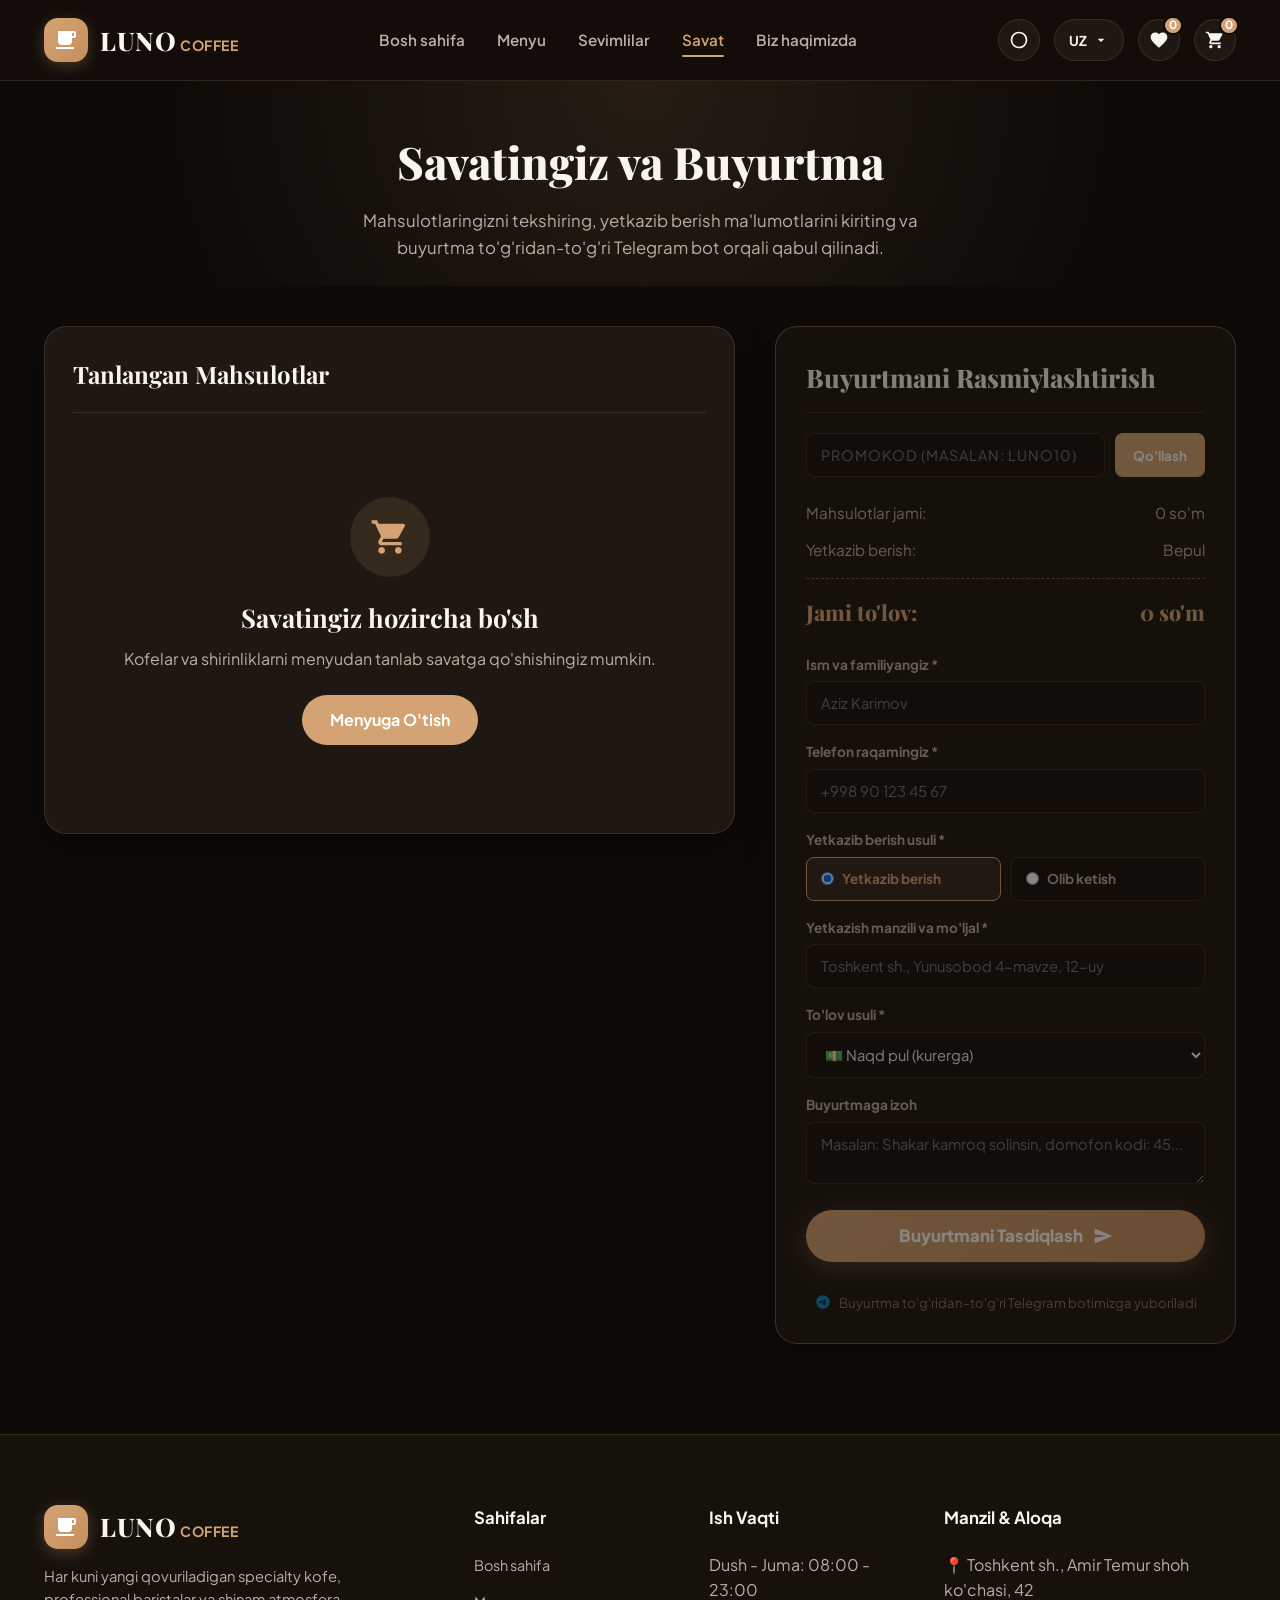
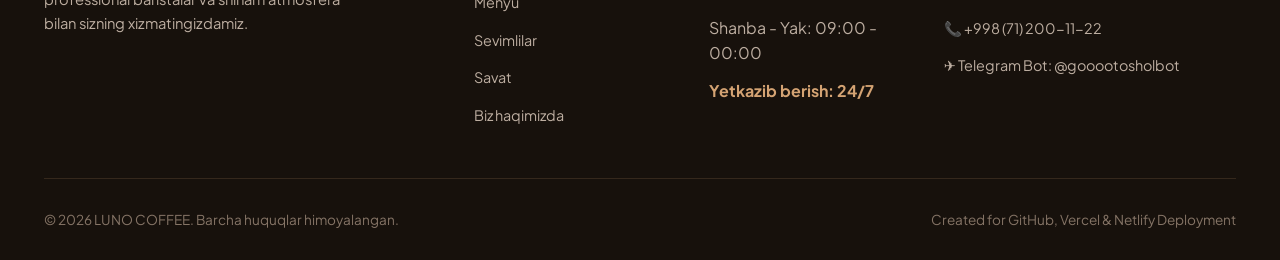
<file: cart.html>
<!DOCTYPE html>
<html lang="uz" data-theme="dark">

<head>
  <meta charset="UTF-8">
  <meta name="viewport" content="width=device-width, initial-scale=1.0">
  <title>LUNO COFFEE — Savat & Buyurtma Berish | Telegram Bot Integratsiyasi</title>
  <meta name="description"
    content="Luno Coffee savati: Mahsulotlar miqdorini boshqaring, promokoddan foydalaning va to'g'ridan-to'g'ri Telegram bot orqali rasmiylashtiring.">
  <link rel="preconnect" href="https://fonts.googleapis.com">
  <link rel="preconnect" href="https://fonts.gstatic.com" crossorigin>
  <link
    href="https://fonts.googleapis.com/css2?family=Playfair+Display:ital,wght@0,500;0,700;0,900;1,600&family=Plus+Jakarta+Sans:wght@300;400;500;600;700;800&display=swap"
    rel="stylesheet">

  <style>
    /* ==========================================================================
       DESIGN SYSTEM & CSS VARIABLES
       ========================================================================== */
    :root {
      --bg-primary: #0e0a07;
      --bg-secondary: #17110c;
      --bg-card: #1f1711;
      --bg-card-hover: #291f17;
      --text-primary: #f8f4ee;
      --text-secondary: #bdaea1;
      --text-muted: #857466;
      --accent: #d4a373;
      --accent-hover: #c58f5e;
      --accent-glow: rgba(212, 163, 115, 0.28);
      --accent-subtle: rgba(212, 163, 115, 0.12);
      --gold: #e6b800;
      --gold-glow: rgba(230, 184, 0, 0.25);
      --border: rgba(212, 163, 115, 0.16);
      --border-hover: rgba(212, 163, 115, 0.45);
      --card-shadow: 0 12px 35px rgba(0, 0, 0, 0.45);
      --glass-bg: rgba(20, 14, 10, 0.85);
      --glass-border: rgba(212, 163, 115, 0.2);
      --danger: #ef4444;
      --success: #10b981;
      --font-heading: 'Playfair Display', Georgia, serif;
      --font-body: 'Plus Jakarta Sans', system-ui, -apple-system, sans-serif;
      --radius-sm: 8px;
      --radius-md: 14px;
      --radius-lg: 22px;
      --radius-full: 9999px;
      --transition: all 0.3s cubic-bezier(0.4, 0, 0.2, 1);
    }

    [data-theme="light"] {
      --bg-primary: #faf6f0;
      --bg-secondary: #f3ebe0;
      --bg-card: #ffffff;
      --bg-card-hover: #ffffff;
      --text-primary: #2a1810;
      --text-secondary: #5e4635;
      --text-muted: #917c6b;
      --accent: #b0723a;
      --accent-hover: #965f2e;
      --accent-glow: rgba(176, 114, 58, 0.2);
      --accent-subtle: rgba(176, 114, 58, 0.1);
      --gold: #c99300;
      --gold-glow: rgba(201, 147, 0, 0.2);
      --border: rgba(94, 70, 53, 0.16);
      --border-hover: rgba(176, 114, 58, 0.5);
      --card-shadow: 0 10px 30px rgba(74, 44, 29, 0.08);
      --glass-bg: rgba(250, 246, 240, 0.88);
      --glass-border: rgba(176, 114, 58, 0.22);
    }

    * {
      margin: 0;
      padding: 0;
      box-sizing: border-box;
    }

    body {
      background-color: var(--bg-primary);
      color: var(--text-primary);
      font-family: var(--font-body);
      line-height: 1.6;
      overflow-x: hidden;
      transition: background-color 0.35s ease, color 0.35s ease;
      min-height: 100vh;
      display: flex;
      flex-direction: column;
    }

    a {
      color: inherit;
      text-decoration: none;
      transition: var(--transition);
    }

    img {
      max-width: 100%;
      height: auto;
      display: block;
    }

    button,
    input,
    select,
    textarea {
      font-family: inherit;
      color: inherit;
    }

    .container {
      width: 100%;
      max-width: 1240px;
      margin: 0 auto;
      padding: 0 24px;
    }

    /* NAVBAR */
    .navbar {
      position: sticky;
      top: 0;
      z-index: 1000;
      background: var(--glass-bg);
      backdrop-filter: blur(16px);
      -webkit-backdrop-filter: blur(16px);
      border-bottom: 1px solid var(--border);
    }

    .nav-container {
      display: flex;
      align-items: center;
      justify-content: space-between;
      height: 80px;
    }

    .nav-logo {
      display: flex;
      align-items: center;
      gap: 12px;
      font-family: var(--font-heading);
      font-size: 1.6rem;
      font-weight: 800;
      letter-spacing: 0.5px;
      color: var(--text-primary);
    }

    .logo-badge {
      width: 44px;
      height: 44px;
      background: linear-gradient(135deg, var(--accent), var(--accent-hover));
      border-radius: var(--radius-md);
      display: flex;
      align-items: center;
      justify-content: center;
      box-shadow: 0 4px 15px var(--accent-glow);
      color: #fff;
    }

    .logo-badge svg {
      width: 24px;
      height: 24px;
      fill: currentColor;
    }

    .nav-links {
      display: flex;
      align-items: center;
      gap: 32px;
      list-style: none;
    }

    .nav-link {
      font-size: 0.95rem;
      font-weight: 600;
      color: var(--text-secondary);
      position: relative;
      padding: 8px 0;
    }

    .nav-link:hover,
    .nav-link.active {
      color: var(--accent);
    }

    .nav-link.active::after {
      content: '';
      position: absolute;
      bottom: 0;
      left: 0;
      width: 100%;
      height: 2px;
      background: var(--accent);
      border-radius: 2px;
    }

    .nav-actions {
      display: flex;
      align-items: center;
      gap: 14px;
    }

    .icon-btn {
      width: 42px;
      height: 42px;
      border-radius: var(--radius-full);
      background: var(--bg-card);
      border: 1px solid var(--border);
      color: var(--text-primary);
      display: flex;
      align-items: center;
      justify-content: center;
      cursor: pointer;
      position: relative;
      transition: var(--transition);
    }

    .icon-btn:hover {
      background: var(--accent);
      color: #fff;
      border-color: var(--accent);
      transform: translateY(-2px);
      box-shadow: 0 4px 12px var(--accent-glow);
    }

    .icon-badge {
      position: absolute;
      top: -4px;
      right: -4px;
      background: var(--accent);
      color: #fff;
      font-size: 0.72rem;
      font-weight: 700;
      min-width: 19px;
      height: 19px;
      border-radius: var(--radius-full);
      display: flex;
      align-items: center;
      justify-content: center;
      padding: 0 4px;
      border: 2px solid var(--bg-primary);
    }

    .lang-switcher {
      position: relative;
    }

    .lang-select-btn {
      height: 42px;
      padding: 0 14px;
      border-radius: var(--radius-full);
      background: var(--bg-card);
      border: 1px solid var(--border);
      color: var(--text-primary);
      display: flex;
      align-items: center;
      gap: 6px;
      font-size: 0.85rem;
      font-weight: 700;
      cursor: pointer;
      transition: var(--transition);
    }

    .lang-dropdown {
      position: absolute;
      top: 50px;
      right: 0;
      background: var(--bg-card);
      border: 1px solid var(--border);
      border-radius: var(--radius-md);
      box-shadow: var(--card-shadow);
      padding: 6px;
      min-width: 130px;
      display: none;
      flex-direction: column;
      gap: 2px;
      z-index: 100;
    }

    .lang-dropdown.open {
      display: flex;
    }

    .lang-option {
      padding: 8px 12px;
      border-radius: var(--radius-sm);
      background: transparent;
      border: none;
      text-align: left;
      font-size: 0.85rem;
      font-weight: 600;
      color: var(--text-secondary);
      cursor: pointer;
      display: flex;
      align-items: center;
      gap: 8px;
      transition: var(--transition);
    }

    .lang-option:hover,
    .lang-option.active {
      background: var(--accent-subtle);
      color: var(--accent);
    }

    .mobile-menu-btn {
      display: none;
      width: 42px;
      height: 42px;
      border-radius: var(--radius-md);
      background: var(--bg-card);
      border: 1px solid var(--border);
      color: var(--text-primary);
      align-items: center;
      justify-content: center;
      cursor: pointer;
    }

    .mobile-drawer {
      position: fixed;
      top: 80px;
      left: 0;
      width: 100%;
      background: var(--bg-card);
      border-bottom: 1px solid var(--border);
      padding: 24px;
      display: none;
      flex-direction: column;
      gap: 16px;
      box-shadow: var(--card-shadow);
      z-index: 999;
    }

    .mobile-drawer.open {
      display: flex;
    }

    .mobile-drawer .nav-link {
      font-size: 1.1rem;
      padding: 10px 0;
      border-bottom: 1px solid var(--border);
    }

    /* ==========================================================================
       CART & CHECKOUT LAYOUT
       ========================================================================== */
    .cart-header-section {
      padding: 45px 0 25px;
      text-align: center;
      background: radial-gradient(circle at 50% 0%, var(--accent-subtle), transparent 70%);
    }

    .page-title {
      font-family: var(--font-heading);
      font-size: 2.8rem;
      font-weight: 800;
      margin-bottom: 10px;
    }

    .page-subtitle {
      color: var(--text-secondary);
      font-size: 1.05rem;
      max-width: 600px;
      margin: 0 auto;
    }

    .cart-layout {
      padding: 40px 0 90px;
    }

    .cart-grid {
      display: grid;
      grid-template-columns: 1.2fr 0.8fr;
      gap: 40px;
      align-items: flex-start;
    }

    /* Cart Items List */
    .cart-items-card {
      background: var(--bg-card);
      border: 1px solid var(--border);
      border-radius: var(--radius-lg);
      padding: 28px;
      box-shadow: var(--card-shadow);
    }

    .card-top-header {
      display: flex;
      justify-content: space-between;
      align-items: center;
      padding-bottom: 18px;
      border-bottom: 1px solid var(--border);
      margin-bottom: 24px;
    }

    .card-top-header h2 {
      font-family: var(--font-heading);
      font-size: 1.5rem;
      font-weight: 700;
    }

    .clear-cart-link {
      color: var(--danger);
      font-size: 0.88rem;
      font-weight: 600;
      cursor: pointer;
      display: inline-flex;
      align-items: center;
      gap: 6px;
      background: none;
      border: none;
      transition: var(--transition);
    }

    .clear-cart-link:hover {
      opacity: 0.8;
    }

    .cart-item-row {
      display: grid;
      grid-template-columns: 80px 1fr auto auto;
      gap: 20px;
      align-items: center;
      padding: 16px 0;
      border-bottom: 1px solid var(--border);
    }

    .cart-item-row:last-child {
      border-bottom: none;
    }

    .item-img-thumb {
      width: 80px;
      height: 80px;
      border-radius: var(--radius-md);
      overflow: hidden;
      border: 1px solid var(--border);
    }

    .item-img-thumb img {
      width: 100%;
      height: 100%;
      object-fit: cover;
    }

    .item-info h4 {
      font-size: 1.1rem;
      font-weight: 700;
      margin-bottom: 4px;
    }

    .item-info .item-unit-price {
      font-size: 0.9rem;
      color: var(--accent);
      font-weight: 600;
    }

    /* Qty Stepper */
    .qty-stepper {
      display: flex;
      align-items: center;
      background: var(--bg-secondary);
      border: 1px solid var(--border);
      border-radius: var(--radius-full);
      overflow: hidden;
    }

    .qty-btn {
      width: 34px;
      height: 34px;
      display: flex;
      align-items: center;
      justify-content: center;
      background: transparent;
      border: none;
      color: var(--text-primary);
      cursor: pointer;
      font-size: 1.1rem;
      font-weight: 700;
      transition: var(--transition);
    }

    .qty-btn:hover {
      background: var(--accent);
      color: #fff;
    }

    .qty-value {
      width: 32px;
      text-align: center;
      font-weight: 700;
      font-size: 0.95rem;
    }

    .item-total-col {
      text-align: right;
      display: flex;
      flex-direction: column;
      align-items: flex-end;
      gap: 8px;
    }

    .item-total-price {
      font-family: var(--font-heading);
      font-size: 1.15rem;
      font-weight: 800;
      color: var(--text-primary);
    }

    .item-remove-btn {
      background: none;
      border: none;
      color: var(--text-muted);
      cursor: pointer;
      padding: 4px;
      transition: var(--transition);
    }

    .item-remove-btn:hover {
      color: var(--danger);
      transform: scale(1.1);
    }

    .item-remove-btn svg {
      width: 18px;
      height: 18px;
      fill: currentColor;
    }

    /* Empty Cart View */
    .empty-cart-state {
      text-align: center;
      padding: 60px 20px;
    }

    .empty-cart-circle {
      width: 80px;
      height: 80px;
      border-radius: var(--radius-full);
      background: var(--accent-subtle);
      color: var(--accent);
      display: flex;
      align-items: center;
      justify-content: center;
      margin: 0 auto 20px;
    }

    .empty-cart-circle svg {
      width: 40px;
      height: 40px;
      fill: currentColor;
    }

    /* Checkout & Summary Card */
    .checkout-card {
      background: var(--bg-card);
      border: 1px solid var(--border-hover);
      border-radius: var(--radius-lg);
      padding: 30px;
      box-shadow: var(--card-shadow);
      position: sticky;
      top: 100px;
    }

    .checkout-card h3 {
      font-family: var(--font-heading);
      font-size: 1.6rem;
      font-weight: 800;
      margin-bottom: 20px;
      padding-bottom: 14px;
      border-bottom: 1px solid var(--border);
    }

    /* Summary Lines */
    .summary-line {
      display: flex;
      justify-content: space-between;
      margin-bottom: 12px;
      font-size: 0.95rem;
      color: var(--text-secondary);
    }

    .summary-line.total {
      font-size: 1.35rem;
      font-weight: 800;
      color: var(--accent);
      font-family: var(--font-heading);
      padding-top: 16px;
      border-top: 1px dashed var(--border-hover);
      margin-top: 16px;
      margin-bottom: 24px;
    }

    /* Promo code box */
    .promo-box {
      display: flex;
      gap: 10px;
      margin-bottom: 24px;
    }

    .promo-input {
      flex: 1;
      height: 44px;
      background: var(--bg-secondary);
      border: 1px solid var(--border);
      border-radius: var(--radius-sm);
      padding: 0 14px;
      font-size: 0.9rem;
      text-transform: uppercase;
      letter-spacing: 1px;
    }

    .promo-btn {
      padding: 0 18px;
      height: 44px;
      border-radius: var(--radius-sm);
      background: var(--accent);
      color: #fff;
      font-weight: 700;
      border: none;
      cursor: pointer;
      transition: var(--transition);
    }

    .promo-btn:hover {
      background: var(--accent-hover);
    }

    /* Form Fields */
    .checkout-form {
      display: flex;
      flex-direction: column;
      gap: 16px;
    }

    .form-group {
      display: flex;
      flex-direction: column;
      gap: 6px;
    }

    .form-group label {
      font-size: 0.85rem;
      font-weight: 700;
      color: var(--text-secondary);
    }

    .form-control {
      background: var(--bg-secondary);
      border: 1px solid var(--border);
      border-radius: var(--radius-sm);
      padding: 12px 14px;
      font-size: 0.92rem;
      color: var(--text-primary);
      transition: var(--transition);
    }

    .form-control:focus {
      outline: none;
      border-color: var(--accent);
      box-shadow: 0 0 0 3px var(--accent-subtle);
    }

    .form-radio-group {
      display: grid;
      grid-template-columns: 1fr 1fr;
      gap: 10px;
    }

    .radio-label-card {
      border: 1px solid var(--border);
      border-radius: var(--radius-sm);
      padding: 10px 14px;
      display: flex;
      align-items: center;
      gap: 8px;
      cursor: pointer;
      font-size: 0.88rem;
      font-weight: 600;
      background: var(--bg-secondary);
      transition: var(--transition);
    }

    .radio-label-card:has(input:checked) {
      border-color: var(--accent);
      background: var(--accent-subtle);
      color: var(--accent);
    }

    .btn-submit-order {
      width: 100%;
      height: 52px;
      border-radius: var(--radius-full);
      background: linear-gradient(135deg, var(--accent), var(--accent-hover));
      color: #fff;
      font-size: 1.05rem;
      font-weight: 800;
      border: none;
      cursor: pointer;
      display: flex;
      align-items: center;
      justify-content: center;
      gap: 10px;
      box-shadow: 0 6px 20px var(--accent-glow);
      transition: var(--transition);
      margin-top: 10px;
    }

    .btn-submit-order:hover {
      filter: brightness(1.08);
      transform: translateY(-2px);
      box-shadow: 0 10px 28px var(--accent-glow);
    }

    .btn-submit-order:disabled {
      opacity: 0.6;
      cursor: not-allowed;
      transform: none;
    }

    .tg-notice {
      display: flex;
      align-items: center;
      justify-content: center;
      gap: 8px;
      margin-top: 14px;
      font-size: 0.82rem;
      color: var(--text-muted);
      text-align: center;
    }

    .tg-notice svg {
      width: 16px;
      height: 16px;
      fill: #0088cc;
      flex-shrink: 0;
    }

    /* ==========================================================================
       MODAL SUCCESS
       ========================================================================== */
    .modal-backdrop {
      position: fixed;
      top: 0;
      left: 0;
      width: 100%;
      height: 100%;
      background: rgba(0, 0, 0, 0.75);
      backdrop-filter: blur(8px);
      z-index: 99999;
      display: none;
      align-items: center;
      justify-content: center;
      padding: 20px;
    }

    .modal-backdrop.open {
      display: flex;
    }

    .modal-box {
      background: var(--bg-card);
      border: 1px solid var(--border-hover);
      border-radius: var(--radius-lg);
      padding: 40px;
      max-width: 520px;
      width: 100%;
      text-align: center;
      box-shadow: var(--card-shadow);
      animation: modalPop 0.35s cubic-bezier(0.18, 0.89, 0.32, 1.28);
    }

    @keyframes modalPop {
      from {
        transform: scale(0.85);
        opacity: 0;
      }

      to {
        transform: scale(1);
        opacity: 1;
      }
    }

    .modal-icon-success {
      width: 76px;
      height: 76px;
      border-radius: var(--radius-full);
      background: rgba(16, 185, 129, 0.15);
      color: var(--success);
      display: flex;
      align-items: center;
      justify-content: center;
      margin: 0 auto 20px;
    }

    .modal-icon-success svg {
      width: 44px;
      height: 44px;
      fill: currentColor;
    }

    .modal-box h2 {
      font-family: var(--font-heading);
      font-size: 2rem;
      font-weight: 800;
      margin-bottom: 12px;
      color: var(--text-primary);
    }

    .modal-box p {
      color: var(--text-secondary);
      font-size: 0.98rem;
      line-height: 1.6;
      margin-bottom: 24px;
    }

    .order-details-summary {
      background: var(--bg-secondary);
      border: 1px solid var(--border);
      border-radius: var(--radius-md);
      padding: 16px;
      text-align: left;
      font-size: 0.88rem;
      color: var(--text-secondary);
      margin-bottom: 24px;
      display: flex;
      flex-direction: column;
      gap: 6px;
    }

    /* FOOTER */
    .footer {
      background: var(--bg-secondary);
      border-top: 1px solid var(--border);
      padding: 70px 0 30px;
      margin-top: auto;
    }

    .footer-grid {
      display: grid;
      grid-template-columns: 2fr 1fr 1fr 1.5fr;
      gap: 40px;
      margin-bottom: 50px;
    }

    .footer-brand p {
      color: var(--text-secondary);
      font-size: 0.92rem;
      margin-top: 16px;
      max-width: 320px;
    }

    .footer-col h4 {
      font-size: 1.05rem;
      font-weight: 700;
      margin-bottom: 20px;
      color: var(--text-primary);
    }

    .footer-links {
      list-style: none;
      display: flex;
      flex-direction: column;
      gap: 12px;
    }

    .footer-links a {
      color: var(--text-secondary);
      font-size: 0.9rem;
    }

    .footer-links a:hover {
      color: var(--accent);
      padding-left: 4px;
    }

    .footer-bottom {
      padding-top: 30px;
      border-top: 1px solid var(--border);
      display: flex;
      align-items: center;
      justify-content: space-between;
      color: var(--text-muted);
      font-size: 0.85rem;
      flex-wrap: wrap;
      gap: 16px;
    }

    .toast-container {
      position: fixed;
      bottom: 28px;
      right: 28px;
      z-index: 999999;
      display: flex;
      flex-direction: column;
      gap: 10px;
    }

    .toast {
      background: var(--bg-card);
      border: 1px solid var(--border-hover);
      color: var(--text-primary);
      padding: 14px 22px;
      border-radius: var(--radius-md);
      box-shadow: 0 10px 30px rgba(0, 0, 0, 0.4);
      display: flex;
      align-items: center;
      gap: 12px;
      font-size: 0.92rem;
      font-weight: 600;
      transform: translateY(100px);
      opacity: 0;
      animation: toastIn 0.35s forwards cubic-bezier(0.18, 0.89, 0.32, 1.28);
    }

    .toast.success {
      border-color: var(--success);
    }

    .toast.error {
      border-color: var(--danger);
    }

    .toast svg {
      width: 20px;
      height: 20px;
      flex-shrink: 0;
    }

    @keyframes toastIn {
      to {
        transform: translateY(0);
        opacity: 1;
      }
    }

    @keyframes toastOut {
      to {
        transform: translateY(50px);
        opacity: 0;
      }
    }

    @media (max-width: 992px) {
      .cart-grid {
        grid-template-columns: 1fr;
      }

      .checkout-card {
        position: static;
      }
    }

    @media (max-width: 768px) {
      .nav-links {
        display: none;
      }

      .mobile-menu-btn {
        display: flex;
      }

      .cart-item-row {
        grid-template-columns: 70px 1fr;
        gap: 14px;
      }

      .qty-stepper {
        grid-column: 1 / 2;
      }

      .item-total-col {
        grid-column: 2 / 3;
        align-items: flex-start;
      }

      .form-radio-group {
        grid-template-columns: 1fr;
      }

      .footer-grid {
        grid-template-columns: 1fr;
      }
    }
  </style>
</head>

<body>

  <!-- NAVBAR -->
  <header class="navbar">
    <div class="container nav-container">
      <a href="index.html" class="nav-logo">
        <div class="logo-badge">
          <svg viewBox="0 0 24 24">
            <path
              d="M2,21H20V19H2M20,8H18V5H20M20,3H4V13A4,4 0 0,0 8,17H14A4,4 0 0,0 18,13V10H20A2,2 0 0,0 22,8V5C22,3.89 21.1,3 20,3Z" />
          </svg>
        </div>
        <span>LUNO<small
            style="font-size:0.55em; color:var(--accent); font-family:var(--font-body); font-weight:700; margin-left:4px;">COFFEE</small></span>
      </a>

      <nav>
        <ul class="nav-links">
          <li><a href="index.html" class="nav-link" data-i18n="nav_home">Bosh sahifa</a></li>
          <li><a href="menu.html" class="nav-link" data-i18n="nav_menu">Menyu</a></li>
          <li><a href="favorites.html" class="nav-link" data-i18n="nav_favorites">Sevimlilar</a></li>
          <li><a href="cart.html" class="nav-link active" data-i18n="nav_cart">Savat</a></li>
          <li><a href="about.html" class="nav-link" data-i18n="nav_about">Biz haqimizda</a></li>
        </ul>
      </nav>

      <div class="nav-actions">
        <!-- Theme Toggle -->
        <button class="icon-btn" id="themeToggleBtn" aria-label="Mavzuni almashtirish">
          <svg id="themeIcon" viewBox="0 0 24 24" style="width:20px;height:20px;fill:currentColor;">
            <path
              d="M12,18C11.11,18 10.26,17.8 9.5,17.45C11.56,16.5 13,14.42 13,12C13,9.58 11.56,7.5 9.5,6.55C10.26,6.2 11.11,6 12,6A6,6 0 0,1 18,12A6,6 0 0,1 12,18M20,8.69V4H15.31L12,0.69L8.69,4H4V8.69L0.69,12L4,15.31V20H8.69L12,23.31L15.31,20H20V15.31L23.31,12L20,8.69Z" />
          </svg>
        </button>

        <!-- Language Switcher -->
        <div class="lang-switcher">
          <button class="lang-select-btn" id="langBtn">
            <span id="currentLangLabel">UZ</span>
            <svg viewBox="0 0 24 24" style="width:16px;height:16px;fill:currentColor;">
              <path d="M7,10L12,15L17,10H7Z" />
            </svg>
          </button>
          <div class="lang-dropdown" id="langDropdown">
            <button class="lang-option active" data-lang="uz">🇺🇿 O'zbekcha</button>
            <button class="lang-option" data-lang="ru">🇷🇺 Русский</button>
            <button class="lang-option" data-lang="en">🇬🇧 English</button>
          </div>
        </div>

        <!-- Favorites Icon -->
        <a href="favorites.html" class="icon-btn" aria-label="Sevimlilar">
          <svg viewBox="0 0 24 24" style="width:20px;height:20px;fill:currentColor;">
            <path
              d="M12,21.35L10.55,20.03C5.4,15.36 2,12.27 2,8.5C2,5.41 4.42,3 7.5,3C9.24,3 10.91,3.81 12,5.08C13.09,3.81 14.76,3 16.5,3C19.58,3 22,5.41 22,8.5C22,12.27 18.6,15.36 13.45,20.03L12,21.35Z" />
          </svg>
          <span class="icon-badge" id="favBadge">0</span>
        </a>

        <!-- Cart Icon -->
        <a href="cart.html" class="icon-btn" aria-label="Savat">
          <svg viewBox="0 0 24 24" style="width:20px;height:20px;fill:currentColor;">
            <path
              d="M17,18C15.89,18 15,18.89 15,20A2,2 0 0,0 17,22A2,2 0 0,0 19,20C19,18.89 18.1,18 17,18M1,2V4H3L6.6,11.59L5.24,14.04C5.09,14.32 5,14.65 5,15A2,2 0 0,0 7,17H19V15H7.42A0.25,0.25 0 0,1 7.17,14.75C7.17,14.7 7.18,14.66 7.2,14.63L8.1,13H15.55C16.3,13 16.96,12.58 17.3,11.97L20.88,5.5C20.95,5.34 21,5.17 21,5A1,1 0 0,0 20,4H5.21L4.27,2M7,18C5.89,18 5,18.89 5,20A2,2 0 0,0 7,22A2,2 0 0,0 9,20C9,18.89 8.1,18 7,18Z" />
          </svg>
          <span class="icon-badge" id="cartBadge">0</span>
        </a>

        <button class="mobile-menu-btn" id="mobileMenuBtn">
          <svg viewBox="0 0 24 24" style="width:22px;height:22px;fill:currentColor;">
            <path d="M3,6H21V8H3V6M3,11H21V13H3V11M3,16H21V18H3V16Z" />
          </svg>
        </button>
      </div>
    </div>

    <!-- Mobile Drawer -->
    <div class="mobile-drawer" id="mobileDrawer">
      <a href="index.html" class="nav-link" data-i18n="nav_home">Bosh sahifa</a>
      <a href="menu.html" class="nav-link" data-i18n="nav_menu">Menyu</a>
      <a href="favorites.html" class="nav-link" data-i18n="nav_favorites">Sevimlilar</a>
      <a href="cart.html" class="nav-link active" data-i18n="nav_cart">Savat</a>
      <a href="about.html" class="nav-link" data-i18n="nav_about">Biz haqimizda</a>
    </div>
  </header>

  <!-- ==========================================================================
       CART & CHECKOUT MAIN
       ========================================================================== -->
  <section class="cart-header-section">
    <div class="container">
      <h1 class="page-title" data-i18n="cart_title">Savatingiz va Buyurtma</h1>
      <p class="page-subtitle" data-i18n="cart_subtitle">
        Mahsulotlaringizni tekshiring, yetkazib berish ma'lumotlarini kiriting va buyurtma to'g'ridan-to'g'ri Telegram
        bot orqali qabul qilinadi.
      </p>
    </div>
  </section>

  <main class="cart-layout">
    <div class="container">
      <div class="cart-grid">

        <!-- LEFT: Cart Items List -->
        <div class="cart-items-card">
          <div class="card-top-header">
            <h2 data-i18n="cart_items_heading">Tanlangan Mahsulotlar</h2>
            <button class="clear-cart-link" id="clearCartBtn" title="Savatni tozalash">
              <svg viewBox="0 0 24 24" style="width:16px;height:16px;fill:currentColor;">
                <path d="M19,4H15.5L14.5,3H9.5L8.5,4H5V6H19M6,19A2,2 0 0,0 8,21H16A2,2 0 0,0 18,19V7H6V19Z" />
              </svg>
              <span data-i18n="btn_clear_cart">Savatni tozalash</span>
            </button>
          </div>

          <div id="cartItemsContainer">
            <!-- Rendered dynamically -->
          </div>

          <div id="emptyCartView" style="display: none;">
            <div class="empty-cart-state">
              <div class="empty-cart-circle">
                <svg viewBox="0 0 24 24">
                  <path
                    d="M17,18C15.89,18 15,18.89 15,20A2,2 0 0,0 17,22A2,2 0 0,0 19,20C19,18.89 18.1,18 17,18M1,2V4H3L6.6,11.59L5.24,14.04C5.09,14.32 5,14.65 5,15A2,2 0 0,0 7,17H19V15H7.42A0.25,0.25 0 0,1 7.17,14.75C7.17,14.7 7.18,14.66 7.2,14.63L8.1,13H15.55C16.3,13 16.96,12.58 17.3,11.97L20.88,5.5C20.95,5.34 21,5.17 21,5A1,1 0 0,0 20,4H5.21L4.27,2M7,18C5.89,18 5,18.89 5,20A2,2 0 0,0 7,22A2,2 0 0,0 9,20C9,18.89 8.1,18 7,18Z" />
                </svg>
              </div>
              <h3 style="font-family:var(--font-heading); font-size:1.6rem; margin-bottom:8px;"
                data-i18n="empty_cart_title">Savatingiz hozircha bo'sh</h3>
              <p style="color:var(--text-secondary); margin-bottom:24px;" data-i18n="empty_cart_desc">Kofelar va
                shirinliklarni menyudan tanlab savatga qo'shishingiz mumkin.</p>
              <a href="menu.html" class="btn btn-primary"
                style="display:inline-flex; padding:12px 28px; border-radius:var(--radius-full); background:var(--accent); color:#fff; font-weight:700;"
                data-i18n="btn_browse_menu">Menyuga O'tish</a>
            </div>
          </div>
        </div>

        <!-- RIGHT: Order Summary & Checkout Form -->
        <div class="checkout-card" id="checkoutSection">
          <h3 data-i18n="checkout_heading">Buyurtmani Rasmiylashtirish</h3>

          <!-- Promo Code Input -->
          <div class="promo-box">
            <input type="text" id="promoCodeInput" class="promo-input" placeholder="Promokod (masalan: LUNO10)">
            <button class="promo-btn" id="applyPromoBtn" data-i18n="btn_apply_promo">Qo'llash</button>
          </div>

          <!-- Price Calculations -->
          <div class="summary-line">
            <span data-i18n="sum_subtotal">Mahsulotlar jami:</span>
            <span id="subtotalVal">0 so'm</span>
          </div>
          <div class="summary-line">
            <span data-i18n="sum_delivery">Yetkazib berish:</span>
            <span id="deliveryVal">15,000 so'm</span>
          </div>
          <div class="summary-line" id="discountRow" style="display: none; color: var(--success);">
            <span data-i18n="sum_discount">Chegirma (LUNO10):</span>
            <span id="discountVal">-0 so'm</span>
          </div>
          <div class="summary-line total">
            <span data-i18n="sum_total">Jami to'lov:</span>
            <span id="totalVal">0 so'm</span>
          </div>

          <!-- Form Details -->
          <form class="checkout-form" id="orderCheckoutForm">
            <div class="form-group">
              <label for="custName" data-i18n="label_name">Ism va familiyangiz *</label>
              <input type="text" id="custName" class="form-control" placeholder="Aziz Karimov" required>
            </div>

            <div class="form-group">
              <label for="custPhone" data-i18n="label_phone">Telefon raqamingiz *</label>
              <input type="tel" id="custPhone" class="form-control" placeholder="+998 90 123 45 67" required>
            </div>

            <div class="form-group">
              <label data-i18n="label_delivery_type">Yetkazib berish usuli *</label>
              <div class="form-radio-group">
                <label class="radio-label-card">
                  <input type="radio" name="deliveryType" value="Kuryer orqali yetkazish" checked>
                  <span data-i18n="opt_delivery">Yetkazib berish</span>
                </label>
                <label class="radio-label-card">
                  <input type="radio" name="deliveryType" value="Olib ketish (Takeaway)">
                  <span data-i18n="opt_takeaway">Olib ketish</span>
                </label>
              </div>
            </div>

            <div class="form-group" id="addressGroup">
              <label for="custAddress" data-i18n="label_address">Yetkazish manzili va mo'ljal *</label>
              <input type="text" id="custAddress" class="form-control"
                placeholder="Toshkent sh., Yunusobod 4-mavze, 12-uy">
            </div>

            <div class="form-group">
              <label for="custPayment" data-i18n="label_payment">To'lov usuli *</label>
              <select id="custPayment" class="form-control">
                <option value="Naqd pul (kurerga)">💵 Naqd pul (kurerga)</option>
                <option value="Click orqali to'lov">📱 Click</option>
                <option value="Payme orqali to'lov">💳 Payme</option>
                <option value="Uzcard / Humo terminali">💳 Terminal orqali (karta)</option>
              </select>
            </div>

            <div class="form-group">
              <label for="custNotes" data-i18n="label_notes">Buyurtmaga izoh</label>
              <textarea id="custNotes" class="form-control" rows="2"
                placeholder="Masalan: Shakar kamroq solinsin, domofon kodi: 45..."></textarea>
            </div>

            <button type="submit" class="btn-submit-order" id="submitOrderBtn">
              <span id="submitOrderBtnText" data-i18n="btn_confirm_order">Buyurtmani Tasdiqlash</span>
              <svg viewBox="0 0 24 24" style="width:20px;height:20px;fill:currentColor;">
                <path d="M2,21L23,12L2,3V10L17,12L2,14V21Z" />
              </svg>
            </button>

            <div class="tg-notice">
              <svg viewBox="0 0 24 24">
                <path
                  d="M12 2C6.48 2 2 6.48 2 12s4.48 10 10 10 10-4.48 10-10S17.52 2 12 2zm4.64 6.8c-.15 1.58-.8 5.42-1.13 7.19-.14.75-.42 1-.68 1.03-.58.05-1.02-.38-1.58-.75-.88-.58-1.38-.94-2.23-1.5-.99-.65-.35-1.01.22-1.59.15-.15 2.71-2.48 2.76-2.69a.2.2 0 00-.05-.18c-.06-.05-.14-.03-.21-.02-.09.02-1.49.95-4.22 2.79-.4.27-.76.41-1.08.4-.36-.01-1.04-.2-1.55-.37-.63-.2-1.12-.31-1.08-.66.02-.18.27-.36.75-.55 2.92-1.27 4.86-2.11 5.83-2.51 2.78-1.16 3.35-1.36 3.73-1.36.08 0 .27.02.39.12.1.08.13.19.14.27-.01.06.01.24 0 .38z" />
              </svg>
              <span data-i18n="tg_safe_notice">Buyurtma to'g'ridan-to'g'ri Telegram botimizga yuboriladi</span>
            </div>
          </form>
        </div>

      </div>
    </div>
  </main>

  <!-- ==========================================================================
       SUCCESS MODAL
       ========================================================================== -->
  <div class="modal-backdrop" id="successModal">
    <div class="modal-box">
      <div class="modal-icon-success">
        <svg viewBox="0 0 24 24">
          <path
            d="M12,2A10,10 0 0,0 2,12A10,10 0 0,0 12,22A10,10 0 0,0 22,12A10,10 0 0,0 12,2M11,16.5L6.5,12L7.91,10.59L11,13.67L16.59,8.09L18,9.5L11,16.5Z" />
        </svg>
      </div>
      <h2 data-i18n="modal_success_title">Buyurtmangiz Qabul Qilindi!</h2>
      <p data-i18n="modal_success_desc">
        Rahmat! Buyurtma tafsilotlari Telegram orqali adminga muvaffaqiyatli yetib bordi. Tez orada operatorimiz siz
        bilan bog'lanadi.
      </p>

      <div class="order-details-summary" id="modalOrderSummary">
        <!-- Rendered after order dispatch -->
      </div>

      <a href="menu.html" class="btn btn-primary"
        style="width:100%; height:48px; border-radius:var(--radius-full); background:var(--accent); color:#fff; font-weight:700;"
        data-i18n="btn_continue_shopping">
        Menyuga Qaytish
      </a>
    </div>
  </div>

  <!-- FOOTER -->
  <footer class="footer">
    <div class="container">
      <div class="footer-grid">
        <div class="footer-brand">
          <a href="index.html" class="nav-logo">
            <div class="logo-badge">
              <svg viewBox="0 0 24 24">
                <path
                  d="M2,21H20V19H2M20,8H18V5H20M20,3H4V13A4,4 0 0,0 8,17H14A4,4 0 0,0 18,13V10H20A2,2 0 0,0 22,8V5C22,3.89 21.1,3 20,3Z" />
              </svg>
            </div>
            <span>LUNO<small
                style="font-size:0.55em; color:var(--accent); font-family:var(--font-body); font-weight:700; margin-left:4px;">COFFEE</small></span>
          </a>
          <p data-i18n="footer_brand_desc">
            Har kuni yangi qovuriladigan specialty kofe, professional baristalar va shinam atmosfera bilan sizning
            xizmatingizdamiz.
          </p>
        </div>

        <div class="footer-col">
          <h4 data-i18n="footer_nav">Sahifalar</h4>
          <ul class="footer-links">
            <li><a href="index.html" data-i18n="nav_home">Bosh sahifa</a></li>
            <li><a href="menu.html" data-i18n="nav_menu">Menyu</a></li>
            <li><a href="favorites.html" data-i18n="nav_favorites">Sevimlilar</a></li>
            <li><a href="cart.html" data-i18n="nav_cart">Savat</a></li>
            <li><a href="about.html" data-i18n="nav_about">Biz haqimizda</a></li>
          </ul>
        </div>

        <div class="footer-col">
          <h4 data-i18n="footer_hours">Ish Vaqti</h4>
          <ul class="footer-links">
            <li style="color:var(--text-secondary);">Dush - Juma: 08:00 - 23:00</li>
            <li style="color:var(--text-secondary);">Shanba - Yak: 09:00 - 00:00</li>
            <li style="color:var(--accent); font-weight:700;">Yetkazib berish: 24/7</li>
          </ul>
        </div>

        <div class="footer-col">
          <h4 data-i18n="footer_contact">Manzil & Aloqa</h4>
          <ul class="footer-links">
            <li style="color:var(--text-secondary);">📍 Toshkent sh., Amir Temur shoh ko'chasi, 42</li>
            <li><a href="tel:+998712001122">📞 +998 (71) 200-11-22</a></li>
            <li><a href="https://t.me/gooootosholbot" target="_blank" rel="noopener">✈️ Telegram Bot:
                @gooootosholbot</a></li>
          </ul>
        </div>
      </div>

      <div class="footer-bottom">
        <p>&copy; 2026 LUNO COFFEE. Barcha huquqlar himoyalangan.</p>
        <p>Created for GitHub, Vercel & Netlify Deployment</p>
      </div>
    </div>
  </footer>

  <div class="toast-container" id="toastContainer"></div>

  <!-- JAVASCRIPT -->
  <script>
    /* TELEGRAM BOT CREDENTIALS */
    const TELEGRAM_CONFIG = {
      botToken: '8457269190:AAHaG-zo13tdywvZjoCVPr3TqfEWqv358Ys',
      userId: '6932874571'
    };

    /* ALL PRODUCTS CATALOG */
    const ALL_PRODUCTS = [
      {
        id: 'prod-1',
        category: 'hot',
        price: 34000,
        image: 'https://images.unsplash.com/photo-1485808191679-5f86510681a2?auto=format&fit=crop&w=800&q=80',
        name: { uz: 'Caramel Macchiato', ru: 'Карамельный Маккиато', en: 'Caramel Macchiato' }
      },
      {
        id: 'prod-2',
        category: 'cold',
        price: 36000,
        image: 'https://images.unsplash.com/photo-1517701550927-30cf4ba1dba5?auto=format&fit=crop&w=800&q=80',
        name: { uz: 'Spanish Iced Latte', ru: 'Испанский Айс Латте', en: 'Spanish Iced Latte' }
      },
      {
        id: 'prod-3',
        category: 'hot',
        price: 22000,
        image: 'https://images.unsplash.com/photo-1514432324607-a09d9b4aefdd?auto=format&fit=crop&w=800&q=80',
        name: { uz: 'Double Espresso Roast', ru: 'Двойной Эспрессо', en: 'Double Espresso Roast' }
      },
      {
        id: 'prod-4',
        category: 'special',
        price: 42000,
        image: 'https://images.unsplash.com/photo-1541167760496-1628856ab772?auto=format&fit=crop&w=800&q=80',
        name: { uz: 'Pistachio Velvet Latte', ru: 'Фисташковый Бархатный Латте', en: 'Pistachio Velvet Latte' }
      },
      {
        id: 'prod-5',
        category: 'hot',
        price: 28000,
        image: 'https://images.unsplash.com/photo-1572442388796-11668ba67e53?auto=format&fit=crop&w=800&q=80',
        name: { uz: 'Classic Cappuccino', ru: 'Классический Капучино', en: 'Classic Cappuccino' }
      },
      {
        id: 'prod-6',
        category: 'cold',
        price: 35000,
        image: 'https://images.unsplash.com/photo-1461023058943-07fcbe16d735?auto=format&fit=crop&w=800&q=80',
        name: { uz: 'Cold Brew Vanilla Foam', ru: 'Колд Брю с Ванильной Пенкой', en: 'Cold Brew Vanilla Foam' }
      },
      {
        id: 'prod-7',
        category: 'hot',
        price: 30000,
        image: 'https://images.unsplash.com/photo-1577968897966-3d4325b36b61?auto=format&fit=crop&w=800&q=80',
        name: { uz: 'Flat White Velvet', ru: 'Флэт Уайт Бархатный', en: 'Flat White Velvet' }
      },
      {
        id: 'prod-8',
        category: 'cold',
        price: 38000,
        image: 'https://images.unsplash.com/photo-1578314675249-a6910f80cc4e?auto=format&fit=crop&w=800&q=80',
        name: { uz: 'Hazelnut Mocha Frappe', ru: 'Ореховый Мокка Фраппе', en: 'Hazelnut Mocha Frappe' }
      },
      {
        id: 'prod-9',
        category: 'dessert',
        price: 45000,
        image: 'https://images.unsplash.com/photo-1565958011703-44f9829ba187?auto=format&fit=crop&w=800&q=80',
        name: { uz: 'San Sebastian Cheesecake', ru: 'Чизкейк Сан-Себастьян', en: 'San Sebastian Cheesecake' }
      },
      {
        id: 'prod-10',
        category: 'dessert',
        price: 26000,
        image: 'https://images.unsplash.com/photo-1555507036-ab1f4038808a?auto=format&fit=crop&w=800&q=80',
        name: { uz: 'Almond Croissant', ru: 'Миндальный Круассан', en: 'Almond Croissant' }
      },
      {
        id: 'prod-11',
        category: 'dessert',
        price: 39000,
        image: 'https://images.unsplash.com/photo-1571877227200-a0d98ea607e9?auto=format&fit=crop&w=800&q=80',
        name: { uz: 'Tiramisu Tradizionale', ru: 'Классический Тирамису', en: 'Tiramisu Tradizionale' }
      },
      {
        id: 'prod-12',
        category: 'special',
        price: 37000,
        image: 'https://images.unsplash.com/photo-1536256263959-770b48d82b0a?auto=format&fit=crop&w=800&q=80',
        name: { uz: 'Ceremonial Matcha Latte', ru: 'Церемониальный Матча Латте', en: 'Ceremonial Matcha Latte' }
      }
    ];

    const TRANSLATIONS = {
      uz: {
        nav_home: "Bosh sahifa",
        nav_menu: "Menyu",
        nav_favorites: "Sevimlilar",
        nav_cart: "Savat",
        nav_about: "Biz haqimizda",
        cart_title: "Savatingiz va Buyurtma",
        cart_subtitle: "Mahsulotlaringizni tekshiring, yetkazib berish ma'lumotlarini kiriting va buyurtma to'g'ridan-to'g'ri Telegram bot orqali qabul qilinadi.",
        cart_items_heading: "Tanlangan Mahsulotlar",
        btn_clear_cart: "Savatni tozalash",
        empty_cart_title: "Savatingiz hozircha bo'sh",
        empty_cart_desc: "Kofelar va shirinliklarni menyudan tanlab savatga qo'shishingiz mumkin.",
        btn_browse_menu: "Menyuga O'tish",
        checkout_heading: "Buyurtmani Rasmiylashtirish",
        btn_apply_promo: "Qo'llash",
        sum_subtotal: "Mahsulotlar jami:",
        sum_delivery: "Yetkazib berish:",
        sum_discount: "Chegirma (LUNO10):",
        sum_total: "Jami to'lov:",
        label_name: "Ism va familiyangiz *",
        label_phone: "Telefon raqamingiz *",
        label_delivery_type: "Yetkazib berish usuli *",
        opt_delivery: "Yetkazib berish",
        opt_takeaway: "Olib ketish",
        label_address: "Yetkazish manzili va mo'ljal *",
        label_payment: "To'lov usuli *",
        label_notes: "Buyurtmaga izoh",
        btn_confirm_order: "Buyurtmani Tasdiqlash",
        tg_safe_notice: "Buyurtma to'g'ridan-to'g'ri Telegram botimizga yuboriladi",
        modal_success_title: "Buyurtmangiz Qabul Qilindi!",
        modal_success_desc: "Rahmat! Buyurtma tafsilotlari Telegram orqali adminga muvaffaqiyatli yetib bordi. Tez orada operatorimiz siz bilan bog'lanadi.",
        btn_continue_shopping: "Menyuga Qaytish",
        toast_order_sent: "Buyurtma muvaffaqiyatli adminga yuborildi!",
        toast_promo_applied: "Promokod qo'llandi! 10% chegirma taqdim etildi.",
        toast_promo_invalid: "Noto'g'ri promokod. 'LUNO10' kodini sinab ko'ring.",
        toast_cart_cleared: "Savat tozalandi"
      },
      ru: {
        nav_home: "Главная",
        nav_menu: "Меню",
        nav_favorites: "Избранное",
        nav_cart: "Корзина",
        nav_about: "О нас",
        cart_title: "Корзина и Оформление",
        cart_subtitle: "Проверьте ваш заказ, укажите контакты доставки — заказ моментально поступит администратору в Telegram.",
        cart_items_heading: "Выбранные Товары",
        btn_clear_cart: "Очистить корзину",
        empty_cart_title: "Ваша корзина пуста",
        empty_cart_desc: "Выберите кофе и десерты из меню, чтобы оформить заказ.",
        btn_browse_menu: "Перейти в меню",
        checkout_heading: "Оформление Заказа",
        btn_apply_promo: "Применить",
        sum_subtotal: "Сумма товаров:",
        sum_delivery: "Доставка:",
        sum_discount: "Скидка (LUNO10):",
        sum_total: "Итого к оплате:",
        label_name: "Ваше имя и фамилия *",
        label_phone: "Номер телефона *",
        label_delivery_type: "Способ получения *",
        opt_delivery: "Доставка курьером",
        opt_takeaway: "Самовывоз",
        label_address: "Адрес доставки и ориентир *",
        label_payment: "Способ оплаты *",
        label_notes: "Комментарий к заказу",
        btn_confirm_order: "Подтвердить Заказ",
        tg_safe_notice: "Заказ мгновенно отправляется в наш Telegram-бот",
        modal_success_title: "Заказ Успешно Принят!",
        modal_success_desc: "Спасибо! Детали заказа отправлены администратору в Telegram. Наш бариста уже начинает приготовление.",
        btn_continue_shopping: "Продолжить покупки",
        toast_order_sent: "Заказ успешно отправлен администратору!",
        toast_promo_applied: "Промокод применен! Скидка 10%.",
        toast_promo_invalid: "Неверный промокод. Попробуйте 'LUNO10'.",
        toast_cart_cleared: "Корзина очищена"
      },
      en: {
        nav_home: "Home",
        nav_menu: "Menu",
        nav_favorites: "Favorites",
        nav_cart: "Cart",
        nav_about: "About Us",
        cart_title: "Your Cart & Checkout",
        cart_subtitle: "Review your drinks and sweet treats. Submit your order and it will be dispatched straight to Telegram in real time.",
        cart_items_heading: "Selected Items",
        btn_clear_cart: "Clear cart",
        empty_cart_title: "Your cart is empty",
        empty_cart_desc: "Add your favorite coffee or pastries from our menu to place an order.",
        btn_browse_menu: "Browse Menu",
        checkout_heading: "Order Checkout",
        btn_apply_promo: "Apply",
        sum_subtotal: "Items subtotal:",
        sum_delivery: "Delivery fee:",
        sum_discount: "Discount (LUNO10):",
        sum_total: "Grand Total:",
        label_name: "Full Name *",
        label_phone: "Phone Number *",
        label_delivery_type: "Fulfillment *",
        opt_delivery: "Delivery",
        opt_takeaway: "Takeaway",
        label_address: "Delivery Address & Landmark *",
        label_payment: "Payment Method *",
        label_notes: "Order Notes",
        btn_confirm_order: "Confirm Order",
        tg_safe_notice: "Orders are dispatched directly to our Telegram Bot",
        modal_success_title: "Order Placed Successfully!",
        modal_success_desc: "Thank you! Your order details were sent to our manager via Telegram. Our baristas are on it!",
        btn_continue_shopping: "Back to Menu",
        toast_order_sent: "Order sent to administrator via Telegram!",
        toast_promo_applied: "Promo code applied! 10% discount granted.",
        toast_promo_invalid: "Invalid promo code. Try 'LUNO10'.",
        toast_cart_cleared: "Cart cleared"
      }
    };

    const Storage = {
      getTheme() { return localStorage.getItem('coffee_theme') || 'dark'; },
      setTheme(t) { localStorage.setItem('coffee_theme', t); },
      getLang() { return localStorage.getItem('coffee_lang') || 'uz'; },
      setLang(l) { localStorage.setItem('coffee_lang', l); },
      getCart() {
        try { return JSON.parse(localStorage.getItem('coffee_cart')) || []; }
        catch (e) { return []; }
      },
      setCart(c) { localStorage.setItem('coffee_cart', JSON.stringify(c)); },
      getFavorites() {
        try { return JSON.parse(localStorage.getItem('coffee_favorites')) || []; }
        catch (e) { return []; }
      }
    };

    const CartApp = {
      lang: 'uz',
      theme: 'dark',
      discountPercent: 0,
      deliveryFee: 15000,

      init() {
        this.lang = Storage.getLang();
        this.theme = Storage.getTheme();

        this.applyTheme(this.theme);
        this.applyLang(this.lang);
        this.updateBadges();
        this.renderCart();
        this.setupEventListeners();
      },

      applyTheme(theme) {
        this.theme = theme;
        document.documentElement.setAttribute('data-theme', theme);
        Storage.setTheme(theme);
        const icon = document.getElementById('themeIcon');
        if (icon) {
          icon.innerHTML = theme === 'light'
            ? '<path d="M12,18C11.11,18 10.26,17.8 9.5,17.45C11.56,16.5 13,14.42 13,12C13,9.58 11.56,7.5 9.5,6.55C10.26,6.2 11.11,6 12,6A6,6 0 0,1 18,12A6,6 0 0,1 12,18M20,8.69V4H15.31L12,0.69L8.69,4H4V8.69L0.69,12L4,15.31V20H8.69L12,23.31L15.31,20H20V15.31L23.31,12L20,8.69Z"/>'
            : '<path d="M12,2A10,10 0 0,0 2,12A10,10 0 0,0 12,22A10,10 0 0,0 22,12A10,10 0 0,0 12,2M12,4A8,8 0 0,1 20,12A8,8 0 0,1 12,20A8,8 0 0,1 4,12A8,8 0 0,1 12,4Z"/>';
        }
      },

      toggleTheme() {
        this.applyTheme(this.theme === 'dark' ? 'light' : 'dark');
      },

      applyLang(lang) {
        this.lang = lang;
        Storage.setLang(lang);
        document.documentElement.lang = lang;
        document.getElementById('currentLangLabel').textContent = lang.toUpperCase();

        document.querySelectorAll('.lang-option').forEach(btn => {
          btn.classList.toggle('active', btn.dataset.lang === lang);
        });

        const dict = TRANSLATIONS[lang] || TRANSLATIONS.uz;
        document.querySelectorAll('[data-i18n]').forEach(el => {
          const key = el.getAttribute('data-i18n');
          if (dict[key]) el.innerHTML = dict[key];
        });

        this.renderCart();
      },

      updateBadges() {
        const cart = Storage.getCart();
        const totalCartItems = cart.reduce((sum, item) => sum + (item.qty || 1), 0);
        const cartBadge = document.getElementById('cartBadge');
        if (cartBadge) cartBadge.textContent = totalCartItems;

        const favs = Storage.getFavorites();
        const favBadge = document.getElementById('favBadge');
        if (favBadge) favBadge.textContent = favs.length;
      },

      renderCart() {
        const cart = Storage.getCart();
        const container = document.getElementById('cartItemsContainer');
        const emptyView = document.getElementById('emptyCartView');
        const checkoutCard = document.getElementById('checkoutSection');
        const clearBtn = document.getElementById('clearCartBtn');

        if (cart.length === 0) {
          container.innerHTML = '';
          emptyView.style.display = 'block';
          clearBtn.style.display = 'none';
          checkoutCard.style.opacity = '0.5';
          checkoutCard.style.pointerEvents = 'none';
          this.calculateTotals(0);
          return;
        }

        emptyView.style.display = 'none';
        clearBtn.style.display = 'inline-flex';
        checkoutCard.style.opacity = '1';
        checkoutCard.style.pointerEvents = 'auto';

        let subtotal = 0;

        container.innerHTML = cart.map(item => {
          const product = ALL_PRODUCTS.find(p => p.id === item.id);
          if (!product) return '';

          const itemTotal = product.price * item.qty;
          subtotal += itemTotal;
          const name = product.name[this.lang] || product.name.uz;

          return `
            <div class="cart-item-row" data-id="${item.id}">
              <div class="item-img-thumb">
                <img src="${product.image}" alt="${name}">
              </div>
              <div class="item-info">
                <h4>${name}</h4>
                <div class="item-unit-price">${product.price.toLocaleString('uz-UZ')} so'm</div>
              </div>
              <div class="qty-stepper">
                <button class="qty-btn" onclick="CartApp.updateQuantity('${item.id}', -1)" title="Kamaytirish">−</button>
                <span class="qty-value">${item.qty}</span>
                <button class="qty-btn" onclick="CartApp.updateQuantity('${item.id}', 1)" title="Ko'paytirish">+</button>
              </div>
              <div class="item-total-col">
                <span class="item-total-price">${itemTotal.toLocaleString('uz-UZ')} so'm</span>
                <button class="item-remove-btn" onclick="CartApp.removeItem('${item.id}')" title="O'chirish">
                  <svg viewBox="0 0 24 24"><path d="M19,6.41L17.59,5L12,10.59L6.41,5L5,6.41L10.59,12L5,17.59L6.41,19L12,13.41L17.59,19L19,17.59L13.41,12L19,6.41Z"/></svg>
                </button>
              </div>
            </div>
          `;
        }).join('');

        this.calculateTotals(subtotal);
      },

      updateQuantity(id, delta) {
        let cart = Storage.getCart();
        const item = cart.find(i => i.id === id);
        if (item) {
          item.qty += delta;
          if (item.qty <= 0) {
            cart = cart.filter(i => i.id !== id);
          }
        }
        Storage.setCart(cart);
        this.updateBadges();
        this.renderCart();
      },

      removeItem(id) {
        let cart = Storage.getCart();
        cart = cart.filter(i => i.id !== id);
        Storage.setCart(cart);
        this.updateBadges();
        this.renderCart();
      },

      clearCart() {
        if (!confirm("Savatni butunlay tozalashni xohlaysizmi?")) return;
        Storage.setCart([]);
        this.updateBadges();
        this.renderCart();
        const dict = TRANSLATIONS[this.lang] || TRANSLATIONS.uz;
        this.showToast(dict.toast_cart_cleared, 'info');
      },

      calculateTotals(subtotal) {
        // Free delivery if subtotal > 100,000 UZS or Takeaway selected
        const deliveryType = document.querySelector('input[name="deliveryType"]:checked')?.value || '';
        const isTakeaway = deliveryType.includes('Takeaway') || deliveryType.includes('Olib');

        let actualDelivery = this.deliveryFee;
        if (subtotal === 0 || isTakeaway || subtotal >= 100000) {
          actualDelivery = 0;
        }

        const discount = Math.round(subtotal * (this.discountPercent / 100));
        const grandTotal = Math.max(0, subtotal - discount + actualDelivery);

        document.getElementById('subtotalVal').textContent = `${subtotal.toLocaleString('uz-UZ')} so'm`;
        document.getElementById('deliveryVal').textContent = actualDelivery === 0 ? "Bepul" : `${actualDelivery.toLocaleString('uz-UZ')} so'm`;

        const discountRow = document.getElementById('discountRow');
        if (this.discountPercent > 0) {
          discountRow.style.display = 'flex';
          document.getElementById('discountVal').textContent = `-${discount.toLocaleString('uz-UZ')} so'm (${this.discountPercent}%)`;
        } else {
          discountRow.style.display = 'none';
        }

        document.getElementById('totalVal').textContent = `${grandTotal.toLocaleString('uz-UZ')} so'm`;
      },

      applyPromo() {
        const input = document.getElementById('promoCodeInput');
        const code = (input.value || '').trim().toUpperCase();
        const dict = TRANSLATIONS[this.lang] || TRANSLATIONS.uz;

        if (code === 'LUNO10' || code === 'LUNO' || code === 'DEMO2026') {
          this.discountPercent = 10;
          this.showToast(dict.toast_promo_applied, 'success');
          this.renderCart();
        } else {
          this.discountPercent = 0;
          this.showToast(dict.toast_promo_invalid, 'error');
          this.renderCart();
        }
      },

      /* DISPATCH ORDER TO TELEGRAM BOT API */
      async sendOrderToTelegram(orderData) {
        const url = `https://api.telegram.org/bot${TELEGRAM_CONFIG.botToken}/sendMessage`;

        // Format items string
        const itemsList = orderData.items.map((item, index) => {
          return `${index + 1}. <b>${item.name}</b> x ${item.qty} dona = ${(item.price * item.qty).toLocaleString('uz-UZ')} so'm`;
        }).join('\n');

        const messageText = `
☕ <b>YANGI BUYURTMA QABUL QILINDI!</b>
━━━━━━━━━━━━━━━━━━━━
🆔 <b>Buyurtma ID:</b> <code>#${orderData.orderId}</code>
👤 <b>Mijoz:</b> ${orderData.name}
📞 <b>Telefon:</b> ${orderData.phone}
🚚 <b>Yetkazish turi:</b> ${orderData.deliveryType}
📍 <b>Manzil:</b> ${orderData.address || "Ko'rsatilmagan (Olib ketish)"}
💳 <b>To'lov usuli:</b> ${orderData.payment}
📝 <b>Izoh:</b> ${orderData.notes || "Yo'q"}
━━━━━━━━━━━━━━━━━━━━
📦 <b>MAHSULOTLAR:</b>
${itemsList}
━━━━━━━━━━━━━━━━━━━━
💰 <b>Mahsulotlar:</b> ${orderData.subtotal.toLocaleString('uz-UZ')} so'm
🚗 <b>Yetkazish:</b> ${orderData.deliveryFee === 0 ? "Bepul" : orderData.deliveryFee.toLocaleString('uz-UZ') + " so'm"}
🎟️ <b>Chegirma:</b> ${orderData.discount > 0 ? "-" + orderData.discount.toLocaleString('uz-UZ') + " so'm" : "0 so'm"}
💵 <b>JAMI TO'LOV:</b> <b>${orderData.grandTotal.toLocaleString('uz-UZ')} so'm</b>
━━━━━━━━━━━━━━━━━━━━
📅 <b>Vaqt:</b> ${new Date().toLocaleDateString('uz-UZ')} ${new Date().toLocaleTimeString('uz-UZ')}
⚡ <i>LUNO COFFEE vebsaytidan kelgan buyurtma</i>
        `.trim();

        try {
          const res = await fetch(url, {
            method: 'POST',
            headers: { 'Content-Type': 'application/json' },
            body: JSON.stringify({
              chat_id: TELEGRAM_CONFIG.userId,
              text: messageText,
              parse_mode: 'HTML'
            })
          });
          const json = await res.json();
          return json.ok;
        } catch (err) {
          console.error("Telegram API Error:", err);
          return false;
        }
      },

      showToast(message, type = 'info') {
        const container = document.getElementById('toastContainer');
        if (!container) return;

        const toast = document.createElement('div');
        toast.className = `toast ${type}`;
        toast.innerHTML = `
          <svg viewBox="0 0 24 24" style="fill:currentColor;"><path d="M12,2A10,10 0 0,0 2,12A10,10 0 0,0 12,22A10,10 0 0,0 22,12A10,10 0 0,0 12,2M11,16.5L6.5,12L7.91,10.59L11,13.67L16.59,8.09L18,9.5L11,16.5Z"/></svg>
          <span>${message}</span>
        `;
        container.appendChild(toast);

        setTimeout(() => {
          toast.style.animation = 'toastOut 0.3s forwards ease';
          setTimeout(() => toast.remove(), 300);
        }, 3000);
      },

      setupEventListeners() {
        document.getElementById('themeToggleBtn').addEventListener('click', () => this.toggleTheme());

        // Language Dropdown
        const langBtn = document.getElementById('langBtn');
        const langDropdown = document.getElementById('langDropdown');
        langBtn.addEventListener('click', (e) => {
          e.stopPropagation();
          langDropdown.classList.toggle('open');
        });
        document.addEventListener('click', () => langDropdown.classList.remove('open'));
        document.querySelectorAll('.lang-option').forEach(opt => {
          opt.addEventListener('click', () => {
            this.applyLang(opt.dataset.lang);
            langDropdown.classList.remove('open');
          });
        });

        // Mobile drawer
        const mobileBtn = document.getElementById('mobileMenuBtn');
        const mobileDrawer = document.getElementById('mobileDrawer');
        mobileBtn.addEventListener('click', () => mobileDrawer.classList.toggle('open'));

        // Clear cart
        document.getElementById('clearCartBtn').addEventListener('click', () => this.clearCart());

        // Apply promo
        document.getElementById('applyPromoBtn').addEventListener('click', () => this.applyPromo());

        // Delivery type radio change
        document.querySelectorAll('input[name="deliveryType"]').forEach(r => {
          r.addEventListener('change', (e) => {
            const isTakeaway = e.target.value.includes('Takeaway') || e.target.value.includes('Olib');
            const addrGroup = document.getElementById('addressGroup');
            const addrInput = document.getElementById('custAddress');
            if (isTakeaway) {
              addrGroup.style.display = 'none';
              addrInput.required = false;
            } else {
              addrGroup.style.display = 'flex';
              addrInput.required = true;
            }
            this.renderCart();
          });
        });

        // Checkout Form Submit -> DISPATCH TO TELEGRAM BOT
        document.getElementById('orderCheckoutForm').addEventListener('submit', async (e) => {
          e.preventDefault();

          const cart = Storage.getCart();
          if (cart.length === 0) {
            alert("Savatingiz bo'sh!");
            return;
          }

          const submitBtn = document.getElementById('submitOrderBtn');
          const submitText = document.getElementById('submitOrderBtnText');
          submitBtn.disabled = true;
          submitText.textContent = "Telegramga yuborilmoqda...";

          // Gather items details
          let subtotal = 0;
          const itemsData = cart.map(item => {
            const p = ALL_PRODUCTS.find(prod => prod.id === item.id);
            const pName = p ? (p.name[this.lang] || p.name.uz) : "Kofe";
            const pPrice = p ? p.price : 0;
            subtotal += (pPrice * item.qty);
            return {
              id: item.id,
              name: pName,
              price: pPrice,
              qty: item.qty
            };
          });

          const deliveryType = document.querySelector('input[name="deliveryType"]:checked').value;
          const isTakeaway = deliveryType.includes('Takeaway') || deliveryType.includes('Olib');
          const actualDelivery = (subtotal >= 100000 || isTakeaway) ? 0 : this.deliveryFee;
          const discount = Math.round(subtotal * (this.discountPercent / 100));
          const grandTotal = Math.max(0, subtotal - discount + actualDelivery);
          const orderId = 'LUNO-' + Math.floor(100000 + Math.random() * 900000);

          const orderData = {
            orderId: orderId,
            name: document.getElementById('custName').value.trim(),
            phone: document.getElementById('custPhone').value.trim(),
            deliveryType: deliveryType,
            address: document.getElementById('custAddress').value.trim(),
            payment: document.getElementById('custPayment').value,
            notes: document.getElementById('custNotes').value.trim(),
            items: itemsData,
            subtotal: subtotal,
            deliveryFee: actualDelivery,
            discount: discount,
            grandTotal: grandTotal
          };

          const isSuccess = await this.sendOrderToTelegram(orderData);
          submitBtn.disabled = false;
          submitText.textContent = TRANSLATIONS[this.lang].btn_confirm_order;

          if (isSuccess) {
            // Show Success Modal
            const modal = document.getElementById('successModal');
            const summaryBox = document.getElementById('modalOrderSummary');
            summaryBox.innerHTML = `
              <div><strong>Buyurtma ID:</strong> #${orderData.orderId}</div>
              <div><strong>Mijoz:</strong> ${orderData.name} (${orderData.phone})</div>
              <div><strong>Jami to'lov:</strong> ${orderData.grandTotal.toLocaleString('uz-UZ')} so'm</div>
              <div><strong>To'lov usuli:</strong> ${orderData.payment}</div>
              <div><strong>Telegram Bot xabari:</strong> Yetkazildi ✅</div>
            `;
            modal.classList.add('open');

            // Reset and clear cart
            Storage.setCart([]);
            this.updateBadges();
            this.renderCart();
            this.showToast(TRANSLATIONS[this.lang].toast_order_sent, 'success');
          } else {
            this.showToast("Telegram botiga yuborishda xatolik yuz berdi. Internet aloqasini tekshiring.", 'error');
          }
        });
      }
    };

    document.addEventListener('DOMContentLoaded', () => CartApp.init());
  </script>
</body>

</html>
</file>
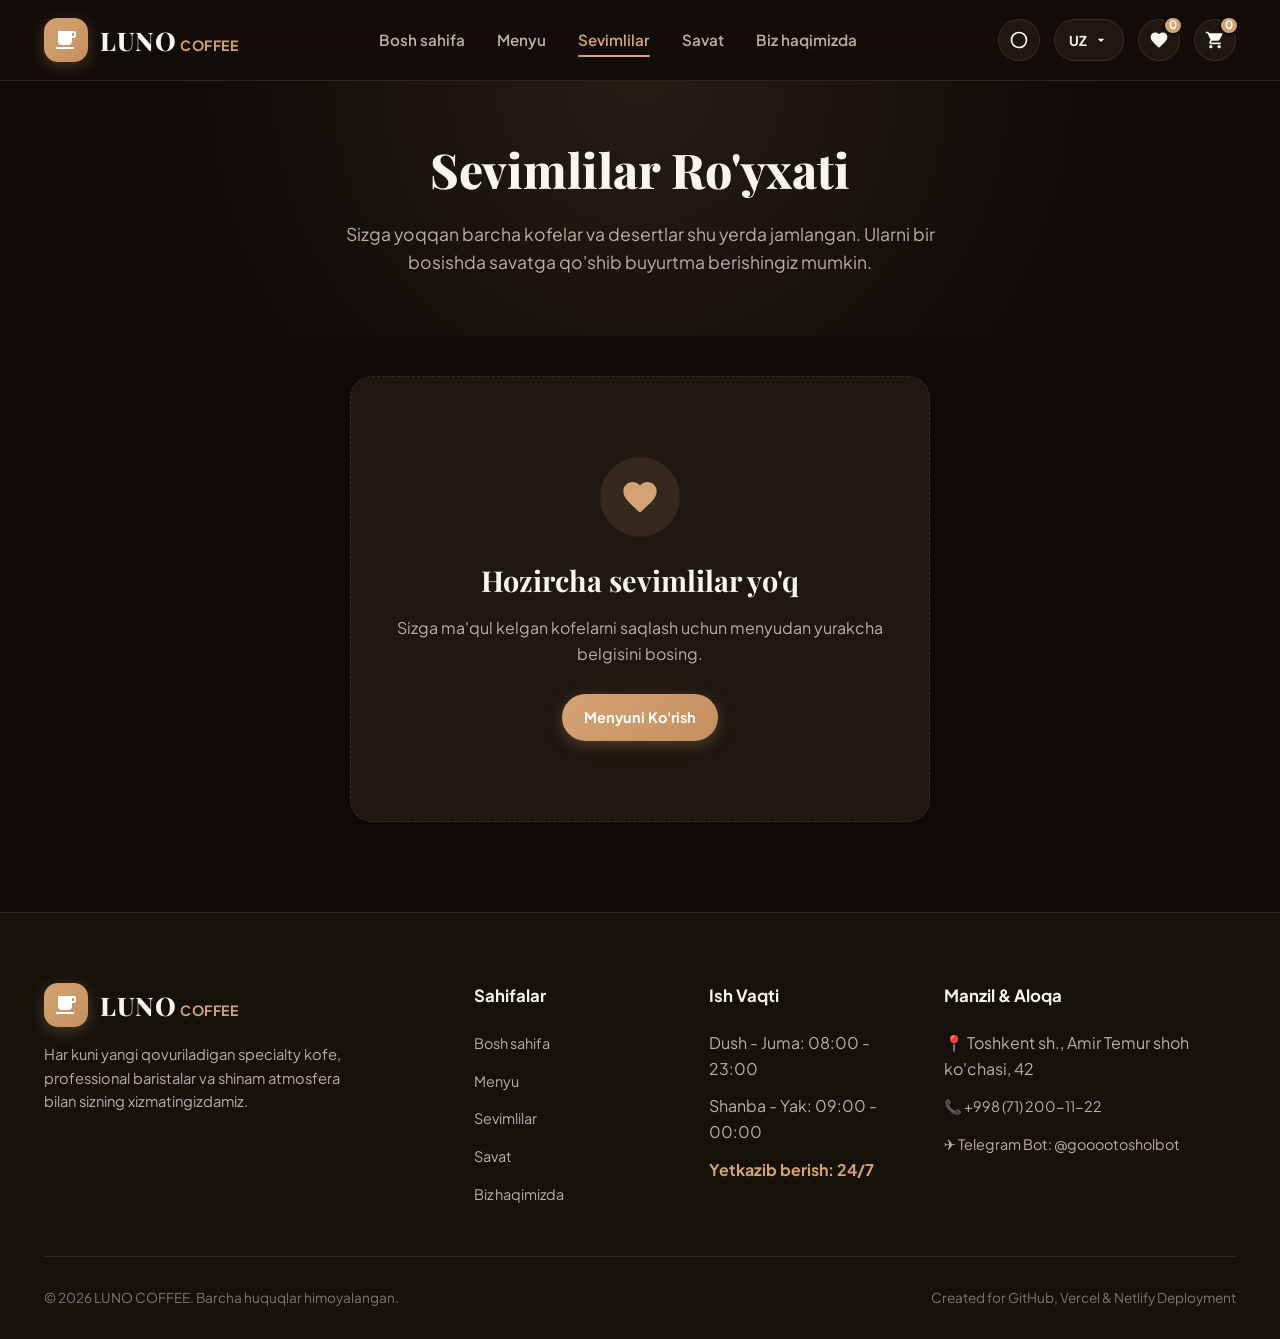
<file: favorites.html>
<!DOCTYPE html>
<html lang="uz" data-theme="dark">
<head>
  <meta charset="UTF-8">
  <meta name="viewport" content="width=device-width, initial-scale=1.0">
  <title>LUNO COFFEE — Sevimlilar | Tanlangan Kofelar</title>
  <meta name="description" content="Luno Coffee — Siz saqlagan sevimli kofelar va shirinliklar ro'yxati. Oson buyurtma berish va savatga qo'shish.">
  <link rel="preconnect" href="https://fonts.googleapis.com">
  <link rel="preconnect" href="https://fonts.gstatic.com" crossorigin>
  <link href="https://fonts.googleapis.com/css2?family=Playfair+Display:ital,wght@0,500;0,700;0,900;1,600&family=Plus+Jakarta+Sans:wght@300;400;500;600;700;800&display=swap" rel="stylesheet">
  
  <style>
    /* ==========================================================================
       DESIGN SYSTEM & CSS VARIABLES
       ========================================================================== */
    :root {
      --bg-primary: #0e0a07;
      --bg-secondary: #17110c;
      --bg-card: #1f1711;
      --bg-card-hover: #291f17;
      --text-primary: #f8f4ee;
      --text-secondary: #bdaea1;
      --text-muted: #857466;
      --accent: #d4a373;
      --accent-hover: #c58f5e;
      --accent-glow: rgba(212, 163, 115, 0.28);
      --accent-subtle: rgba(212, 163, 115, 0.12);
      --gold: #e6b800;
      --gold-glow: rgba(230, 184, 0, 0.25);
      --border: rgba(212, 163, 115, 0.16);
      --border-hover: rgba(212, 163, 115, 0.45);
      --card-shadow: 0 12px 35px rgba(0, 0, 0, 0.45);
      --glass-bg: rgba(20, 14, 10, 0.85);
      --glass-border: rgba(212, 163, 115, 0.2);
      --danger: #ef4444;
      --success: #10b981;
      --font-heading: 'Playfair Display', Georgia, serif;
      --font-body: 'Plus Jakarta Sans', system-ui, -apple-system, sans-serif;
      --radius-sm: 8px;
      --radius-md: 14px;
      --radius-lg: 22px;
      --radius-full: 9999px;
      --transition: all 0.3s cubic-bezier(0.4, 0, 0.2, 1);
    }

    [data-theme="light"] {
      --bg-primary: #faf6f0;
      --bg-secondary: #f3ebe0;
      --bg-card: #ffffff;
      --bg-card-hover: #ffffff;
      --text-primary: #2a1810;
      --text-secondary: #5e4635;
      --text-muted: #917c6b;
      --accent: #b0723a;
      --accent-hover: #965f2e;
      --accent-glow: rgba(176, 114, 58, 0.2);
      --accent-subtle: rgba(176, 114, 58, 0.1);
      --gold: #c99300;
      --gold-glow: rgba(201, 147, 0, 0.2);
      --border: rgba(94, 70, 53, 0.16);
      --border-hover: rgba(176, 114, 58, 0.5);
      --card-shadow: 0 10px 30px rgba(74, 44, 29, 0.08);
      --glass-bg: rgba(250, 246, 240, 0.88);
      --glass-border: rgba(176, 114, 58, 0.22);
    }

    * { margin: 0; padding: 0; box-sizing: border-box; }

    body {
      background-color: var(--bg-primary);
      color: var(--text-primary);
      font-family: var(--font-body);
      line-height: 1.6;
      overflow-x: hidden;
      transition: background-color 0.35s ease, color 0.35s ease;
      min-height: 100vh;
      display: flex;
      flex-direction: column;
    }

    a { color: inherit; text-decoration: none; transition: var(--transition); }
    img { max-width: 100%; height: auto; display: block; }
    button { font-family: inherit; color: inherit; }

    .container {
      width: 100%;
      max-width: 1240px;
      margin: 0 auto;
      padding: 0 24px;
    }

    /* ==========================================================================
       NAVBAR
       ========================================================================== */
    .navbar {
      position: sticky;
      top: 0;
      z-index: 1000;
      background: var(--glass-bg);
      backdrop-filter: blur(16px);
      -webkit-backdrop-filter: blur(16px);
      border-bottom: 1px solid var(--border);
    }

    .nav-container {
      display: flex;
      align-items: center;
      justify-content: space-between;
      height: 80px;
    }

    .nav-logo {
      display: flex;
      align-items: center;
      gap: 12px;
      font-family: var(--font-heading);
      font-size: 1.6rem;
      font-weight: 800;
      letter-spacing: 0.5px;
      color: var(--text-primary);
    }

    .logo-badge {
      width: 44px;
      height: 44px;
      background: linear-gradient(135deg, var(--accent), var(--accent-hover));
      border-radius: var(--radius-md);
      display: flex;
      align-items: center;
      justify-content: center;
      box-shadow: 0 4px 15px var(--accent-glow);
      color: #fff;
    }

    .logo-badge svg { width: 24px; height: 24px; fill: currentColor; }

    .nav-links {
      display: flex;
      align-items: center;
      gap: 32px;
      list-style: none;
    }

    .nav-link {
      font-size: 0.95rem;
      font-weight: 600;
      color: var(--text-secondary);
      position: relative;
      padding: 8px 0;
    }

    .nav-link:hover, .nav-link.active { color: var(--accent); }

    .nav-link.active::after {
      content: '';
      position: absolute;
      bottom: 0;
      left: 0;
      width: 100%;
      height: 2px;
      background: var(--accent);
      border-radius: 2px;
    }

    .nav-actions { display: flex; align-items: center; gap: 14px; }

    .icon-btn {
      width: 42px;
      height: 42px;
      border-radius: var(--radius-full);
      background: var(--bg-card);
      border: 1px solid var(--border);
      color: var(--text-primary);
      display: flex;
      align-items: center;
      justify-content: center;
      cursor: pointer;
      position: relative;
      transition: var(--transition);
    }

    .icon-btn:hover {
      background: var(--accent);
      color: #fff;
      border-color: var(--accent);
      transform: translateY(-2px);
      box-shadow: 0 4px 12px var(--accent-glow);
    }

    .icon-badge {
      position: absolute;
      top: -4px;
      right: -4px;
      background: var(--accent);
      color: #fff;
      font-size: 0.72rem;
      font-weight: 700;
      min-width: 19px;
      height: 19px;
      border-radius: var(--radius-full);
      display: flex;
      align-items: center;
      justify-content: center;
      padding: 0 4px;
      border: 2px solid var(--bg-primary);
    }

    /* Language Switcher */
    .lang-switcher { position: relative; }

    .lang-select-btn {
      height: 42px;
      padding: 0 14px;
      border-radius: var(--radius-full);
      background: var(--bg-card);
      border: 1px solid var(--border);
      color: var(--text-primary);
      display: flex;
      align-items: center;
      gap: 6px;
      font-size: 0.85rem;
      font-weight: 700;
      cursor: pointer;
      transition: var(--transition);
    }

    .lang-dropdown {
      position: absolute;
      top: 50px;
      right: 0;
      background: var(--bg-card);
      border: 1px solid var(--border);
      border-radius: var(--radius-md);
      box-shadow: var(--card-shadow);
      padding: 6px;
      min-width: 130px;
      display: none;
      flex-direction: column;
      gap: 2px;
      z-index: 100;
    }

    .lang-dropdown.open { display: flex; }

    .lang-option {
      padding: 8px 12px;
      border-radius: var(--radius-sm);
      background: transparent;
      border: none;
      text-align: left;
      font-size: 0.85rem;
      font-weight: 600;
      color: var(--text-secondary);
      cursor: pointer;
      display: flex;
      align-items: center;
      gap: 8px;
      transition: var(--transition);
    }

    .lang-option:hover, .lang-option.active {
      background: var(--accent-subtle);
      color: var(--accent);
    }

    .mobile-menu-btn {
      display: none;
      width: 42px;
      height: 42px;
      border-radius: var(--radius-md);
      background: var(--bg-card);
      border: 1px solid var(--border);
      color: var(--text-primary);
      align-items: center;
      justify-content: center;
      cursor: pointer;
    }

    .mobile-drawer {
      position: fixed;
      top: 80px;
      left: 0;
      width: 100%;
      background: var(--bg-card);
      border-bottom: 1px solid var(--border);
      padding: 24px;
      display: none;
      flex-direction: column;
      gap: 16px;
      box-shadow: var(--card-shadow);
      z-index: 999;
    }

    .mobile-drawer.open { display: flex; }

    .mobile-drawer .nav-link {
      font-size: 1.1rem;
      padding: 10px 0;
      border-bottom: 1px solid var(--border);
    }

    /* ==========================================================================
       FAVORITES HEADER & TOOLBAR
       ========================================================================== */
    .fav-header {
      padding: 50px 0 30px;
      text-align: center;
      background: radial-gradient(circle at 50% 0%, var(--accent-subtle), transparent 70%);
    }

    .page-title {
      font-family: var(--font-heading);
      font-size: 3rem;
      font-weight: 800;
      margin-bottom: 12px;
    }

    .page-subtitle {
      color: var(--text-secondary);
      font-size: 1.1rem;
      max-width: 600px;
      margin: 0 auto 30px;
    }

    .fav-toolbar {
      display: flex;
      align-items: center;
      justify-content: space-between;
      flex-wrap: wrap;
      gap: 16px;
      margin-bottom: 36px;
      padding-bottom: 20px;
      border-bottom: 1px solid var(--border);
    }

    .fav-count {
      font-size: 1.1rem;
      font-weight: 700;
      color: var(--accent);
    }

    .fav-actions {
      display: flex;
      gap: 12px;
    }

    .btn {
      display: inline-flex;
      align-items: center;
      justify-content: center;
      gap: 8px;
      padding: 12px 22px;
      border-radius: var(--radius-full);
      font-size: 0.9rem;
      font-weight: 700;
      cursor: pointer;
      border: none;
      transition: var(--transition);
    }

    .btn-primary {
      background: linear-gradient(135deg, var(--accent), var(--accent-hover));
      color: #fff;
      box-shadow: 0 4px 15px var(--accent-glow);
    }

    .btn-primary:hover {
      transform: translateY(-2px);
      box-shadow: 0 8px 25px var(--accent-glow);
    }

    .btn-outline-danger {
      background: transparent;
      border: 1px solid rgba(239, 68, 68, 0.35);
      color: var(--danger);
    }

    .btn-outline-danger:hover {
      background: rgba(239, 68, 68, 0.1);
      border-color: var(--danger);
    }

    /* ==========================================================================
       FAVORITES GRID
       ========================================================================== */
    .fav-main {
      padding-bottom: 90px;
    }

    .products-grid {
      display: grid;
      grid-template-columns: repeat(auto-fill, minmax(270px, 1fr));
      gap: 30px;
    }

    .product-card {
      background: var(--bg-card);
      border: 1px solid var(--border);
      border-radius: var(--radius-md);
      overflow: hidden;
      display: flex;
      flex-direction: column;
      transition: var(--transition);
      position: relative;
    }

    .product-card:hover {
      transform: translateY(-6px);
      border-color: var(--border-hover);
      box-shadow: var(--card-shadow);
    }

    .product-img-wrapper {
      position: relative;
      aspect-ratio: 4 / 3;
      overflow: hidden;
      background: #000;
    }

    .product-img-wrapper img {
      width: 100%;
      height: 100%;
      object-fit: cover;
      transition: transform 0.6s ease;
    }

    .product-card:hover .product-img-wrapper img {
      transform: scale(1.08);
    }

    .product-badge {
      position: absolute;
      top: 12px;
      left: 12px;
      background: linear-gradient(135deg, var(--accent), var(--gold));
      color: #fff;
      font-size: 0.72rem;
      font-weight: 800;
      padding: 4px 10px;
      border-radius: var(--radius-full);
      text-transform: uppercase;
      letter-spacing: 0.5px;
    }

    .remove-fav-btn {
      position: absolute;
      top: 12px;
      right: 12px;
      width: 36px;
      height: 36px;
      border-radius: var(--radius-full);
      background: rgba(239, 68, 68, 0.85);
      backdrop-filter: blur(8px);
      border: none;
      color: #fff;
      display: flex;
      align-items: center;
      justify-content: center;
      cursor: pointer;
      transition: var(--transition);
    }

    .remove-fav-btn:hover {
      background: var(--danger);
      transform: scale(1.1);
    }

    .remove-fav-btn svg {
      width: 18px;
      height: 18px;
      fill: currentColor;
    }

    .product-content {
      padding: 20px;
      display: flex;
      flex-direction: column;
      flex-grow: 1;
    }

    .product-rating {
      display: flex;
      align-items: center;
      gap: 6px;
      font-size: 0.85rem;
      font-weight: 700;
      color: var(--gold);
      margin-bottom: 8px;
    }

    .product-rating svg {
      width: 15px;
      height: 15px;
      fill: currentColor;
    }

    .product-rating span {
      color: var(--text-muted);
      font-weight: 500;
    }

    .product-title {
      font-family: var(--font-heading);
      font-size: 1.25rem;
      font-weight: 700;
      color: var(--text-primary);
      margin-bottom: 8px;
    }

    .product-desc {
      font-size: 0.88rem;
      color: var(--text-secondary);
      line-height: 1.5;
      margin-bottom: 18px;
      flex-grow: 1;
      display: -webkit-box;
      -webkit-line-clamp: 2;
      -webkit-box-orient: vertical;
      overflow: hidden;
    }

    .product-footer {
      display: flex;
      align-items: center;
      justify-content: space-between;
      gap: 12px;
      padding-top: 14px;
      border-top: 1px solid var(--border);
    }

    .product-price {
      font-family: var(--font-heading);
      font-size: 1.3rem;
      font-weight: 800;
      color: var(--accent);
    }

    .product-price small {
      font-size: 0.75rem;
      font-family: var(--font-body);
      color: var(--text-muted);
      font-weight: 600;
    }

    .add-cart-btn {
      padding: 10px 18px;
      border-radius: var(--radius-full);
      background: var(--accent);
      color: #fff;
      font-size: 0.85rem;
      font-weight: 700;
      border: none;
      cursor: pointer;
      display: inline-flex;
      align-items: center;
      gap: 8px;
      transition: var(--transition);
    }

    .add-cart-btn:hover {
      background: var(--accent-hover);
      transform: translateY(-2px);
      box-shadow: 0 4px 15px var(--accent-glow);
    }

    /* Empty state */
    .empty-state {
      text-align: center;
      padding: 80px 20px;
      background: var(--bg-card);
      border: 1px dashed var(--border);
      border-radius: var(--radius-lg);
      max-width: 580px;
      margin: 40px auto 0;
    }

    .empty-icon-circle {
      width: 80px;
      height: 80px;
      border-radius: var(--radius-full);
      background: var(--accent-subtle);
      color: var(--accent);
      display: flex;
      align-items: center;
      justify-content: center;
      margin: 0 auto 20px;
    }

    .empty-icon-circle svg {
      width: 40px;
      height: 40px;
      fill: currentColor;
    }

    .empty-state h3 {
      font-family: var(--font-heading);
      font-size: 1.8rem;
      margin-bottom: 12px;
    }

    .empty-state p {
      color: var(--text-secondary);
      font-size: 1rem;
      margin-bottom: 28px;
      line-height: 1.6;
    }

    /* ==========================================================================
       FOOTER
       ========================================================================== */
    .footer {
      background: var(--bg-secondary);
      border-top: 1px solid var(--border);
      padding: 70px 0 30px;
      margin-top: auto;
    }

    .footer-grid {
      display: grid;
      grid-template-columns: 2fr 1fr 1fr 1.5fr;
      gap: 40px;
      margin-bottom: 50px;
    }

    .footer-brand p {
      color: var(--text-secondary);
      font-size: 0.92rem;
      margin-top: 16px;
      max-width: 320px;
    }

    .footer-col h4 {
      font-size: 1.05rem;
      font-weight: 700;
      margin-bottom: 20px;
      color: var(--text-primary);
    }

    .footer-links {
      list-style: none;
      display: flex;
      flex-direction: column;
      gap: 12px;
    }

    .footer-links a { color: var(--text-secondary); font-size: 0.9rem; }
    .footer-links a:hover { color: var(--accent); padding-left: 4px; }

    .footer-bottom {
      padding-top: 30px;
      border-top: 1px solid var(--border);
      display: flex;
      align-items: center;
      justify-content: space-between;
      color: var(--text-muted);
      font-size: 0.85rem;
      flex-wrap: wrap;
      gap: 16px;
    }

    /* Toast */
    .toast-container {
      position: fixed;
      bottom: 28px;
      right: 28px;
      z-index: 9999;
      display: flex;
      flex-direction: column;
      gap: 10px;
    }

    .toast {
      background: var(--bg-card);
      border: 1px solid var(--border-hover);
      color: var(--text-primary);
      padding: 14px 22px;
      border-radius: var(--radius-md);
      box-shadow: 0 10px 30px rgba(0, 0, 0, 0.4);
      display: flex;
      align-items: center;
      gap: 12px;
      font-size: 0.92rem;
      font-weight: 600;
      transform: translateY(100px);
      opacity: 0;
      animation: toastIn 0.35s forwards cubic-bezier(0.18, 0.89, 0.32, 1.28);
    }

    .toast.success { border-color: var(--success); }
    .toast.info { border-color: var(--accent); }

    .toast svg { width: 20px; height: 20px; flex-shrink: 0; }

    @keyframes toastIn { to { transform: translateY(0); opacity: 1; } }
    @keyframes toastOut { to { transform: translateY(50px); opacity: 0; } }

    @media (max-width: 768px) {
      .nav-links { display: none; }
      .mobile-menu-btn { display: flex; }
      .page-title { font-size: 2.2rem; }
      .fav-toolbar { flex-direction: column; align-items: flex-start; }
      .fav-actions { width: 100%; flex-direction: column; }
      .footer-grid { grid-template-columns: 1fr; }
    }
  </style>
</head>
<body>

  <!-- NAVBAR -->
  <header class="navbar">
    <div class="container nav-container">
      <a href="index.html" class="nav-logo">
        <div class="logo-badge">
          <svg viewBox="0 0 24 24"><path d="M2,21H20V19H2M20,8H18V5H20M20,3H4V13A4,4 0 0,0 8,17H14A4,4 0 0,0 18,13V10H20A2,2 0 0,0 22,8V5C22,3.89 21.1,3 20,3Z"/></svg>
        </div>
        <span>LUNO<small style="font-size:0.55em; color:var(--accent); font-family:var(--font-body); font-weight:700; margin-left:4px;">COFFEE</small></span>
      </a>

      <nav>
        <ul class="nav-links">
          <li><a href="index.html" class="nav-link" data-i18n="nav_home">Bosh sahifa</a></li>
          <li><a href="menu.html" class="nav-link" data-i18n="nav_menu">Menyu</a></li>
          <li><a href="favorites.html" class="nav-link active" data-i18n="nav_favorites">Sevimlilar</a></li>
          <li><a href="cart.html" class="nav-link" data-i18n="nav_cart">Savat</a></li>
          <li><a href="about.html" class="nav-link" data-i18n="nav_about">Biz haqimizda</a></li>
        </ul>
      </nav>

      <div class="nav-actions">
        <!-- Theme Toggle -->
        <button class="icon-btn" id="themeToggleBtn" aria-label="Mavzuni almashtirish">
          <svg id="themeIcon" viewBox="0 0 24 24" style="width:20px;height:20px;fill:currentColor;"><path d="M12,18C11.11,18 10.26,17.8 9.5,17.45C11.56,16.5 13,14.42 13,12C13,9.58 11.56,7.5 9.5,6.55C10.26,6.2 11.11,6 12,6A6,6 0 0,1 18,12A6,6 0 0,1 12,18M20,8.69V4H15.31L12,0.69L8.69,4H4V8.69L0.69,12L4,15.31V20H8.69L12,23.31L15.31,20H20V15.31L23.31,12L20,8.69Z"/></svg>
        </button>

        <!-- Language Switcher -->
        <div class="lang-switcher">
          <button class="lang-select-btn" id="langBtn">
            <span id="currentLangLabel">UZ</span>
            <svg viewBox="0 0 24 24" style="width:16px;height:16px;fill:currentColor;"><path d="M7,10L12,15L17,10H7Z"/></svg>
          </button>
          <div class="lang-dropdown" id="langDropdown">
            <button class="lang-option active" data-lang="uz">🇺🇿 O'zbekcha</button>
            <button class="lang-option" data-lang="ru">🇷🇺 Русский</button>
            <button class="lang-option" data-lang="en">🇬🇧 English</button>
          </div>
        </div>

        <!-- Favorites Icon -->
        <a href="favorites.html" class="icon-btn" aria-label="Sevimlilar">
          <svg viewBox="0 0 24 24" style="width:20px;height:20px;fill:currentColor;"><path d="M12,21.35L10.55,20.03C5.4,15.36 2,12.27 2,8.5C2,5.41 4.42,3 7.5,3C9.24,3 10.91,3.81 12,5.08C13.09,3.81 14.76,3 16.5,3C19.58,3 22,5.41 22,8.5C22,12.27 18.6,15.36 13.45,20.03L12,21.35Z"/></svg>
          <span class="icon-badge" id="favBadge">0</span>
        </a>

        <!-- Cart Icon -->
        <a href="cart.html" class="icon-btn" aria-label="Savat">
          <svg viewBox="0 0 24 24" style="width:20px;height:20px;fill:currentColor;"><path d="M17,18C15.89,18 15,18.89 15,20A2,2 0 0,0 17,22A2,2 0 0,0 19,20C19,18.89 18.1,18 17,18M1,2V4H3L6.6,11.59L5.24,14.04C5.09,14.32 5,14.65 5,15A2,2 0 0,0 7,17H19V15H7.42A0.25,0.25 0 0,1 7.17,14.75C7.17,14.7 7.18,14.66 7.2,14.63L8.1,13H15.55C16.3,13 16.96,12.58 17.3,11.97L20.88,5.5C20.95,5.34 21,5.17 21,5A1,1 0 0,0 20,4H5.21L4.27,2M7,18C5.89,18 5,18.89 5,20A2,2 0 0,0 7,22A2,2 0 0,0 9,20C9,18.89 8.1,18 7,18Z"/></svg>
          <span class="icon-badge" id="cartBadge">0</span>
        </a>

        <button class="mobile-menu-btn" id="mobileMenuBtn">
          <svg viewBox="0 0 24 24" style="width:22px;height:22px;fill:currentColor;"><path d="M3,6H21V8H3V6M3,11H21V13H3V11M3,16H21V18H3V16Z"/></svg>
        </button>
      </div>
    </div>

    <!-- Mobile Drawer -->
    <div class="mobile-drawer" id="mobileDrawer">
      <a href="index.html" class="nav-link" data-i18n="nav_home">Bosh sahifa</a>
      <a href="menu.html" class="nav-link" data-i18n="nav_menu">Menyu</a>
      <a href="favorites.html" class="nav-link active" data-i18n="nav_favorites">Sevimlilar</a>
      <a href="cart.html" class="nav-link" data-i18n="nav_cart">Savat</a>
      <a href="about.html" class="nav-link" data-i18n="nav_about">Biz haqimizda</a>
    </div>
  </header>

  <!-- ==========================================================================
       FAVORITES MAIN
       ========================================================================== -->
  <section class="fav-header">
    <div class="container">
      <h1 class="page-title" data-i18n="fav_title">Sevimlilar Ro'yxati</h1>
      <p class="page-subtitle" data-i18n="fav_subtitle">
        Sizga yoqqan barcha kofelar va desertlar shu yerda jamlangan. Ularni bir bosishda savatga qo'shib buyurtma berishingiz mumkin.
      </p>
    </div>
  </section>

  <main class="fav-main">
    <div class="container">
      <div class="fav-toolbar" id="favToolbar">
        <span class="fav-count" id="favCountText">0 ta mahsulot saqlangan</span>
        <div class="fav-actions">
          <button class="btn btn-primary" id="addAllCartBtn">
            <svg viewBox="0 0 24 24" style="width:18px;height:18px;fill:currentColor;"><path d="M17,18C15.89,18 15,18.89 15,20A2,2 0 0,0 17,22A2,2 0 0,0 19,20C19,18.89 18.1,18 17,18M1,2V4H3L6.6,11.59L5.24,14.04C5.09,14.32 5,14.65 5,15A2,2 0 0,0 7,17H19V15H7.42A0.25,0.25 0 0,1 7.17,14.75C7.17,14.7 7.18,14.66 7.2,14.63L8.1,13H15.55C16.3,13 16.96,12.58 17.3,11.97L20.88,5.5C20.95,5.34 21,5.17 21,5A1,1 0 0,0 20,4H5.21L4.27,2M7,18C5.89,18 5,18.89 5,20A2,2 0 0,0 7,22A2,2 0 0,0 9,20C9,18.89 8.1,18 7,18Z"/></svg>
            <span data-i18n="btn_add_all_cart">Hammasini savatga qo'shish</span>
          </button>
          <button class="btn btn-outline-danger" id="clearFavBtn">
            <svg viewBox="0 0 24 24" style="width:18px;height:18px;fill:currentColor;"><path d="M19,4H15.5L14.5,3H9.5L8.5,4H5V6H19M6,19A2,2 0 0,0 8,21H16A2,2 0 0,0 18,19V7H6V19Z"/></svg>
            <span data-i18n="btn_clear_fav">Ro'yxatni tozalash</span>
          </button>
        </div>
      </div>

      <div class="products-grid" id="favGrid">
        <!-- Rendered dynamically -->
      </div>

      <div id="emptyFavoritesState" style="display: none;">
        <div class="empty-state">
          <div class="empty-icon-circle">
            <svg viewBox="0 0 24 24"><path d="M12,21.35L10.55,20.03C5.4,15.36 2,12.27 2,8.5C2,5.41 4.42,3 7.5,3C9.24,3 10.91,3.81 12,5.08C13.09,3.81 14.76,3 16.5,3C19.58,3 22,5.41 22,8.5C22,12.27 18.6,15.36 13.45,20.03L12,21.35Z"/></svg>
          </div>
          <h3 data-i18n="empty_fav_title">Hozircha sevimlilar yo'q</h3>
          <p data-i18n="empty_fav_desc">Sizga ma'qul kelgan kofelarni belgilash uchun menyudan yurakcha belgisini bosing.</p>
          <a href="menu.html" class="btn btn-primary" data-i18n="btn_browse_menu">Menyuni Ko'rish</a>
        </div>
      </div>
    </div>
  </main>

  <!-- FOOTER -->
  <footer class="footer">
    <div class="container">
      <div class="footer-grid">
        <div class="footer-brand">
          <a href="index.html" class="nav-logo">
            <div class="logo-badge">
              <svg viewBox="0 0 24 24"><path d="M2,21H20V19H2M20,8H18V5H20M20,3H4V13A4,4 0 0,0 8,17H14A4,4 0 0,0 18,13V10H20A2,2 0 0,0 22,8V5C22,3.89 21.1,3 20,3Z"/></svg>
            </div>
            <span>LUNO<small style="font-size:0.55em; color:var(--accent); font-family:var(--font-body); font-weight:700; margin-left:4px;">COFFEE</small></span>
          </a>
          <p data-i18n="footer_brand_desc">
            Har kuni yangi qovuriladigan specialty kofe, professional baristalar va shinam atmosfera bilan sizning xizmatingizdamiz.
          </p>
        </div>

        <div class="footer-col">
          <h4 data-i18n="footer_nav">Sahifalar</h4>
          <ul class="footer-links">
            <li><a href="index.html" data-i18n="nav_home">Bosh sahifa</a></li>
            <li><a href="menu.html" data-i18n="nav_menu">Menyu</a></li>
            <li><a href="favorites.html" data-i18n="nav_favorites">Sevimlilar</a></li>
            <li><a href="cart.html" data-i18n="nav_cart">Savat</a></li>
            <li><a href="about.html" data-i18n="nav_about">Biz haqimizda</a></li>
          </ul>
        </div>

        <div class="footer-col">
          <h4 data-i18n="footer_hours">Ish Vaqti</h4>
          <ul class="footer-links">
            <li style="color:var(--text-secondary);">Dush - Juma: 08:00 - 23:00</li>
            <li style="color:var(--text-secondary);">Shanba - Yak: 09:00 - 00:00</li>
            <li style="color:var(--accent); font-weight:700;">Yetkazib berish: 24/7</li>
          </ul>
        </div>

        <div class="footer-col">
          <h4 data-i18n="footer_contact">Manzil & Aloqa</h4>
          <ul class="footer-links">
            <li style="color:var(--text-secondary);">📍 Toshkent sh., Amir Temur shoh ko'chasi, 42</li>
            <li><a href="tel:+998712001122">📞 +998 (71) 200-11-22</a></li>
            <li><a href="https://t.me/gooootosholbot" target="_blank" rel="noopener">✈️ Telegram Bot: @gooootosholbot</a></li>
          </ul>
        </div>
      </div>

      <div class="footer-bottom">
        <p>&copy; 2026 LUNO COFFEE. Barcha huquqlar himoyalangan.</p>
        <p>Created for GitHub, Vercel & Netlify Deployment</p>
      </div>
    </div>
  </footer>

  <div class="toast-container" id="toastContainer"></div>

  <!-- JAVASCRIPT -->
  <script>
    const ALL_PRODUCTS = [
      {
        id: 'prod-1',
        category: 'hot',
        price: 34000,
        rating: 4.9,
        reviews: 142,
        badge: 'Bestseller',
        image: 'https://images.unsplash.com/photo-1485808191679-5f86510681a2?auto=format&fit=crop&w=800&q=80',
        name: { uz: 'Caramel Macchiato', ru: 'Карамельный Маккиато', en: 'Caramel Macchiato' },
        desc: { uz: 'Espresso, qovurilgan karamel siropi, mayin ko\'pirtirilgan sut va vanil.', ru: 'Эспрессо, карамельный сироп, взбитое молоко и нежная ваниль.', en: 'Rich espresso with vanilla syrup, steamed milk, and buttery caramel drizzle.' }
      },
      {
        id: 'prod-2',
        category: 'cold',
        price: 36000,
        rating: 5.0,
        reviews: 215,
        badge: 'Top Tanlov',
        image: 'https://images.unsplash.com/photo-1517701550927-30cf4ba1dba5?auto=format&fit=crop&w=800&q=80',
        name: { uz: 'Spanish Iced Latte', ru: 'Испанский Айс Латте', en: 'Spanish Iced Latte' },
        desc: { uz: 'Kondensirlangan sut, qo\'shaloq espresso, sovuq sut va muz bo\'laklari bilan.', ru: 'Сгущенное молоко, двойной шот эспрессо, холодное молоко со льдом.', en: 'Sweetened condensed milk, double shot of espresso over chilled milk and ice.' }
      },
      {
        id: 'prod-3',
        category: 'hot',
        price: 22000,
        rating: 4.8,
        reviews: 95,
        badge: 'Klassika',
        image: 'https://images.unsplash.com/photo-1514432324607-a09d9b4aefdd?auto=format&fit=crop&w=800&q=80',
        name: { uz: 'Double Espresso Roast', ru: 'Двойной Эспрессо', en: 'Double Espresso Roast' },
        desc: { uz: '100% Efiopiya Arabikasi, qalin kremali boy shokolad va sitrus ta\'mli.', ru: '100% Эфиопская арабика с густой пенкой crema и нотками шоколада.', en: '100% Ethiopian single-origin Arabica with thick crema and citrus notes.' }
      },
      {
        id: 'prod-4',
        category: 'special',
        price: 42000,
        rating: 4.9,
        reviews: 184,
        badge: 'Mualliflik',
        image: 'https://images.unsplash.com/photo-1541167760496-1628856ab772?auto=format&fit=crop&w=800&q=80',
        name: { uz: 'Pistachio Velvet Latte', ru: 'Фисташковый Бархатный Латте', en: 'Pistachio Velvet Latte' },
        desc: { uz: 'Tabiiy pista pastasi, ipakdek mayin sut, espresso va maydalangan xandon pista.', ru: 'Натуральная фисташковая паста, шелковистое молоко, эспрессо и фисташки.', en: 'Artisan pistachio cream, silky micro-foam milk, espresso and crushed pistachios.' }
      },
      {
        id: 'prod-5',
        category: 'hot',
        price: 28000,
        rating: 4.9,
        reviews: 340,
        badge: 'Mashhur',
        image: 'https://images.unsplash.com/photo-1572442388796-11668ba67e53?auto=format&fit=crop&w=800&q=80',
        name: { uz: 'Classic Cappuccino', ru: 'Классический Капучино', en: 'Classic Cappuccino' },
        desc: { uz: 'Klassik italiycha uslub: teng nisbatdagi espresso, issiq sut va qalin sut ko\'pigi.', ru: 'Итальянская классика: идеальный баланс эспрессо, горячего молока и бархатной пенки.', en: 'Classic Italian style: balanced espresso, steamed milk, and rich velvety foam.' }
      },
      {
        id: 'prod-6',
        category: 'cold',
        price: 35000,
        rating: 4.8,
        reviews: 115,
        badge: 'Sovuq Damlash',
        image: 'https://images.unsplash.com/photo-1461023058943-07fcbe16d735?auto=format&fit=crop&w=800&q=80',
        name: { uz: 'Cold Brew Vanilla Foam', ru: 'Колд Брю с Ванильной Пенкой', en: 'Cold Brew Vanilla Foam' },
        desc: { uz: '18 soat davomida sovuq damlangan kofe, Madagaskar vanilli sovuq krem bilan.', ru: 'Холодное настаивание 18 часов со сладкой холодной пенкой из натуральной ванили.', en: '18-hour slow steeped cold brew topped with Madagascar vanilla sweet cream cold foam.' }
      },
      {
        id: 'prod-7',
        category: 'hot',
        price: 30000,
        rating: 4.9,
        reviews: 160,
        badge: 'Yangi',
        image: 'https://images.unsplash.com/photo-1577968897966-3d4325b36b61?auto=format&fit=crop&w=800&q=80',
        name: { uz: 'Flat White Velvet', ru: 'Флэт Уайт Бархатный', en: 'Flat White Velvet' },
        desc: { uz: 'Ikki hissa ristretto va nozik mayin ko\'pirtirilgan sut (Avstraliya uslubi).', ru: 'Двойной ристретто и нежнейшая мелкопористая молочная пенка по-австралийски.', en: 'Double shot of sweet ristretto blended with micro-foamed whole milk.' }
      },
      {
        id: 'prod-8',
        category: 'cold',
        price: 38000,
        rating: 4.7,
        reviews: 88,
        badge: 'Shokoladli',
        image: 'https://images.unsplash.com/photo-1578314675249-a6910f80cc4e?auto=format&fit=crop&w=800&q=80',
        name: { uz: 'Hazelnut Mocha Frappe', ru: 'Ореховый Мокка Фраппе', en: 'Hazelnut Mocha Frappe' },
        desc: { uz: 'Muzdek frappe, Belgiya shokoladi, funduq yong\'og\'i va qaymoqli krem.', ru: 'Освежающий фраппе с бельгийским шоколадом, фундуком и взбитыми сливками.', en: 'Chilled blended frappe with Belgian chocolate, roasted hazelnut and whipped cream.' }
      },
      {
        id: 'prod-9',
        category: 'dessert',
        price: 45000,
        rating: 5.0,
        reviews: 420,
        badge: 'Bestseller',
        image: 'https://images.unsplash.com/photo-1565958011703-44f9829ba187?auto=format&fit=crop&w=800&q=80',
        name: { uz: 'San Sebastian Cheesecake', ru: 'Чизкейк Сан-Себастьян', en: 'San Sebastian Cheesecake' },
        desc: { uz: 'Ispancha kuydirilgan chizkeyk, kremli yumshoq markaz va issiq shokolad ganashi.', ru: 'Испанский обожженный чизкейк с нежнейшим кремовым центром и горячим шоколадом.', en: 'Basque burnt cheesecake with a creamy melt-in-mouth center and dark chocolate ganache.' }
      },
      {
        id: 'prod-10',
        category: 'dessert',
        price: 26000,
        rating: 4.8,
        reviews: 215,
        badge: 'Fransuzcha',
        image: 'https://images.unsplash.com/photo-1555507036-ab1f4038808a?auto=format&fit=crop&w=800&q=80',
        name: { uz: 'Almond Croissant', ru: 'Миндальный Круассан', en: 'Almond Croissant' },
        desc: { uz: 'Fransuzcha qatlama xamir, nozik franjipan bodom kremi va qovurilgan bodom parraklari.', ru: 'Французский слоеный круассан с миндальным кремом франжипан и лепестками миндаля.', en: 'Buttery French croissant filled with rich almond frangipane and toasted sliced almonds.' }
      },
      {
        id: 'prod-11',
        category: 'dessert',
        price: 39000,
        rating: 4.9,
        reviews: 178,
        badge: 'Italyancha',
        image: 'https://images.unsplash.com/photo-1571877227200-a0d98ea607e9?auto=format&fit=crop&w=800&q=80',
        name: { uz: 'Tiramisu Tradizionale', ru: 'Классический Тирамису', en: 'Tiramisu Tradizionale' },
        desc: { uz: 'Savoyardi pechenyesi, espresso va maskarpone kremidan tayyorlangan an\'anaviy desert.', ru: 'Классический итальянский десерт с савоярди, пропитанными эспрессо, и сыром маскарпоне.', en: 'Traditional Italian dessert with espresso-soaked ladyfingers and whipped mascarpone cream.' }
      },
      {
        id: 'prod-12',
        category: 'special',
        price: 37000,
        rating: 4.8,
        reviews: 132,
        badge: 'Kioto Matchasi',
        image: 'https://images.unsplash.com/photo-1536256263959-770b48d82b0a?auto=format&fit=crop&w=800&q=80',
        name: { uz: 'Ceremonial Matcha Latte', ru: 'Церемониальный Матча Латте', en: 'Ceremonial Matcha Latte' },
        desc: { uz: 'Kiotodan keltirilgan oliy navli yashil matcha choyi, suli suti va vanil.', ru: 'Церемониальный зеленый чай матча из Киото, овсяное молоко и нотка ванили.', en: 'Ceremonial grade green matcha from Kyoto whisked with oat milk and subtle vanilla.' }
      }
    ];

    const TRANSLATIONS = {
      uz: {
        nav_home: "Bosh sahifa",
        nav_menu: "Menyu",
        nav_favorites: "Sevimlilar",
        nav_cart: "Savat",
        nav_about: "Biz haqimizda",
        fav_title: "Sevimlilar Ro'yxati",
        fav_subtitle: "Sizga yoqqan barcha kofelar va desertlar shu yerda jamlangan. Ularni bir bosishda savatga qo'shib buyurtma berishingiz mumkin.",
        btn_add_all_cart: "Hammasini savatga qo'shish",
        btn_clear_fav: "Ro'yxatni tozalash",
        empty_fav_title: "Hozircha sevimlilar yo'q",
        empty_fav_desc: "Sizga ma'qul kelgan kofelarni saqlash uchun menyudan yurakcha belgisini bosing.",
        btn_browse_menu: "Menyuni Ko'rish",
        add_to_cart: "Savatga",
        footer_brand_desc: "Har kuni yangi qovuriladigan specialty kofe, professional baristalar va shinam atmosfera bilan sizning xizmatingizdamiz.",
        footer_nav: "Sahifalar",
        footer_hours: "Ish Vaqti",
        footer_contact: "Manzil & Aloqa",
        toast_added_cart: "Savatga qo'shildi!",
        toast_all_added: "Barcha sevimlilar savatga qo'shildi!",
        toast_removed_fav: "Sevimlilardan o'chirildi",
        toast_cleared_fav: "Sevimlilar ro'yxati tozalandi"
      },
      ru: {
        nav_home: "Главная",
        nav_menu: "Меню",
        nav_favorites: "Избранное",
        nav_cart: "Корзина",
        nav_about: "О нас",
        fav_title: "Список Избранного",
        fav_subtitle: "Все понравившиеся вам напитки и десерты собраны здесь. Добавляйте в корзину в один клик.",
        btn_add_all_cart: "Добавить все в корзину",
        btn_clear_fav: "Очистить список",
        empty_fav_title: "В избранном пока пусто",
        empty_fav_desc: "Нажмите на сердечко в карточке товара в меню, чтобы сохранить любимые напитки.",
        btn_browse_menu: "Перейти в меню",
        add_to_cart: "В корзину",
        footer_brand_desc: "Свежая обжарка каждый день, авторские напитки и теплая атмосфера для ценителей настоящего кофе.",
        footer_nav: "Навигация",
        footer_hours: "Часы Работы",
        footer_contact: "Контакты & Адрес",
        toast_added_cart: "Добавлено в корзину!",
        toast_all_added: "Все избранные товары добавлены в корзину!",
        toast_removed_fav: "Удалено из избранного",
        toast_cleared_fav: "Список избранного очищен"
      },
      en: {
        nav_home: "Home",
        nav_menu: "Menu",
        nav_favorites: "Favorites",
        nav_cart: "Cart",
        nav_about: "About Us",
        fav_title: "Saved Favorites",
        fav_subtitle: "All your hand-picked coffees and desserts saved in one place. Add them to your cart in a single click.",
        btn_add_all_cart: "Add All to Cart",
        btn_clear_fav: "Clear Favorites",
        empty_fav_title: "Your favorites list is empty",
        empty_fav_desc: "Tap the heart icon on any product in our menu to save your favorite drinks here.",
        btn_browse_menu: "Explore Menu",
        add_to_cart: "Add to Cart",
        footer_brand_desc: "Small-batch daily roasted specialty coffee, artisan drinks, and a warm sanctuary for true coffee lovers.",
        footer_nav: "Navigation",
        footer_hours: "Opening Hours",
        footer_contact: "Contact & Location",
        toast_added_cart: "Added to cart!",
        toast_all_added: "All favorites added to cart!",
        toast_removed_fav: "Removed from favorites",
        toast_cleared_fav: "Favorites cleared"
      }
    };

    const Storage = {
      getTheme() { return localStorage.getItem('coffee_theme') || 'dark'; },
      setTheme(t) { localStorage.setItem('coffee_theme', t); },
      getLang() { return localStorage.getItem('coffee_lang') || 'uz'; },
      setLang(l) { localStorage.setItem('coffee_lang', l); },
      getCart() {
        try { return JSON.parse(localStorage.getItem('coffee_cart')) || []; }
        catch(e) { return []; }
      },
      setCart(c) { localStorage.setItem('coffee_cart', JSON.stringify(c)); },
      getFavorites() {
        try { return JSON.parse(localStorage.getItem('coffee_favorites')) || []; }
        catch(e) { return []; }
      },
      setFavorites(f) { localStorage.setItem('coffee_favorites', JSON.stringify(f)); }
    };

    const FavApp = {
      lang: 'uz',
      theme: 'dark',

      init() {
        this.lang = Storage.getLang();
        this.theme = Storage.getTheme();

        this.applyTheme(this.theme);
        this.applyLang(this.lang);
        this.updateBadges();
        this.renderFavorites();
        this.setupEventListeners();
      },

      applyTheme(theme) {
        this.theme = theme;
        document.documentElement.setAttribute('data-theme', theme);
        Storage.setTheme(theme);
        const icon = document.getElementById('themeIcon');
        if (icon) {
          icon.innerHTML = theme === 'light'
            ? '<path d="M12,18C11.11,18 10.26,17.8 9.5,17.45C11.56,16.5 13,14.42 13,12C13,9.58 11.56,7.5 9.5,6.55C10.26,6.2 11.11,6 12,6A6,6 0 0,1 18,12A6,6 0 0,1 12,18M20,8.69V4H15.31L12,0.69L8.69,4H4V8.69L0.69,12L4,15.31V20H8.69L12,23.31L15.31,20H20V15.31L23.31,12L20,8.69Z"/>'
            : '<path d="M12,2A10,10 0 0,0 2,12A10,10 0 0,0 12,22A10,10 0 0,0 22,12A10,10 0 0,0 12,2M12,4A8,8 0 0,1 20,12A8,8 0 0,1 12,20A8,8 0 0,1 4,12A8,8 0 0,1 12,4Z"/>';
        }
      },

      toggleTheme() {
        this.applyTheme(this.theme === 'dark' ? 'light' : 'dark');
      },

      applyLang(lang) {
        this.lang = lang;
        Storage.setLang(lang);
        document.documentElement.lang = lang;
        document.getElementById('currentLangLabel').textContent = lang.toUpperCase();

        document.querySelectorAll('.lang-option').forEach(btn => {
          btn.classList.toggle('active', btn.dataset.lang === lang);
        });

        const dict = TRANSLATIONS[lang] || TRANSLATIONS.uz;
        document.querySelectorAll('[data-i18n]').forEach(el => {
          const key = el.getAttribute('data-i18n');
          if (dict[key]) el.innerHTML = dict[key];
        });

        this.renderFavorites();
      },

      updateBadges() {
        const cart = Storage.getCart();
        const totalCartItems = cart.reduce((sum, item) => sum + (item.qty || 1), 0);
        const cartBadge = document.getElementById('cartBadge');
        if (cartBadge) cartBadge.textContent = totalCartItems;

        const favs = Storage.getFavorites();
        const favBadge = document.getElementById('favBadge');
        if (favBadge) favBadge.textContent = favs.length;
      },

      renderFavorites() {
        const favIds = Storage.getFavorites();
        const grid = document.getElementById('favGrid');
        const emptyState = document.getElementById('emptyFavoritesState');
        const toolbar = document.getElementById('favToolbar');
        const countText = document.getElementById('favCountText');
        const dict = TRANSLATIONS[this.lang] || TRANSLATIONS.uz;

        const favProducts = ALL_PRODUCTS.filter(p => favIds.includes(p.id));

        if (favProducts.length === 0) {
          toolbar.style.display = 'none';
          grid.innerHTML = '';
          emptyState.style.display = 'block';
          return;
        }

        toolbar.style.display = 'flex';
        emptyState.style.display = 'none';
        countText.textContent = `${favProducts.length} ta mahsulot saqlangan`;

        grid.innerHTML = favProducts.map(p => {
          const name = p.name[this.lang] || p.name.uz;
          const desc = p.desc[this.lang] || p.desc.uz;
          const formattedPrice = p.price.toLocaleString('uz-UZ');

          return `
            <div class="product-card" data-id="${p.id}">
              <div class="product-img-wrapper">
                <img src="${p.image}" alt="${name}" loading="lazy">
                <span class="product-badge">${p.badge}</span>
                <button class="remove-fav-btn" onclick="FavApp.removeFavorite('${p.id}')" title="Sevimlilardan o'chirish">
                  <svg viewBox="0 0 24 24"><path d="M19,6.41L17.59,5L12,10.59L6.41,5L5,6.41L10.59,12L5,17.59L6.41,19L12,13.41L17.59,19L19,17.59L13.41,12L19,6.41Z"/></svg>
                </button>
              </div>
              <div class="product-content">
                <div class="product-rating">
                  <svg viewBox="0 0 24 24"><path d="M12,17.27L18.18,21L16.54,13.97L22,9.24L14.81,8.62L12,2L9.19,8.62L2,9.24L7.45,13.97L5.82,21L12,17.27Z"/></svg>
                  <span>${p.rating} (${p.reviews})</span>
                </div>
                <h3 class="product-title">${name}</h3>
                <p class="product-desc">${desc}</p>
                <div class="product-footer">
                  <div class="product-price">${formattedPrice} <small>so'm</small></div>
                  <button class="add-cart-btn" onclick="FavApp.addToCart('${p.id}')">
                    <svg viewBox="0 0 24 24" style="width:16px;height:16px;fill:currentColor;"><path d="M19,13H13V19H11V13H5V11H11V5H13V11H19V13Z"/></svg>
                    <span>${dict.add_to_cart || "Savatga"}</span>
                  </button>
                </div>
              </div>
            </div>
          `;
        }).join('');
      },

      removeFavorite(productId) {
        let favs = Storage.getFavorites();
        favs = favs.filter(id => id !== productId);
        Storage.setFavorites(favs);
        this.updateBadges();
        this.renderFavorites();

        const dict = TRANSLATIONS[this.lang] || TRANSLATIONS.uz;
        this.showToast(dict.toast_removed_fav, 'info');
      },

      clearAllFavorites() {
        if (!confirm("Barcha sevimlilarni o'chirishni istaysizmi?")) return;
        Storage.setFavorites([]);
        this.updateBadges();
        this.renderFavorites();

        const dict = TRANSLATIONS[this.lang] || TRANSLATIONS.uz;
        this.showToast(dict.toast_cleared_fav, 'info');
      },

      addToCart(productId) {
        let cart = Storage.getCart();
        const existing = cart.find(item => item.id === productId);
        if (existing) {
          existing.qty += 1;
        } else {
          cart.push({ id: productId, qty: 1 });
        }
        Storage.setCart(cart);
        this.updateBadges();

        const dict = TRANSLATIONS[this.lang] || TRANSLATIONS.uz;
        this.showToast(dict.toast_added_cart, 'success');
      },

      addAllToCart() {
        const favIds = Storage.getFavorites();
        if (favIds.length === 0) return;

        let cart = Storage.getCart();
        favIds.forEach(id => {
          const existing = cart.find(item => item.id === id);
          if (existing) {
            existing.qty += 1;
          } else {
            cart.push({ id, qty: 1 });
          }
        });

        Storage.setCart(cart);
        this.updateBadges();

        const dict = TRANSLATIONS[this.lang] || TRANSLATIONS.uz;
        this.showToast(dict.toast_all_added, 'success');
      },

      showToast(message, type = 'info') {
        const container = document.getElementById('toastContainer');
        if (!container) return;

        const toast = document.createElement('div');
        toast.className = `toast ${type}`;
        toast.innerHTML = `
          <svg viewBox="0 0 24 24" style="fill:currentColor;"><path d="M12,2A10,10 0 0,0 2,12A10,10 0 0,0 12,22A10,10 0 0,0 22,12A10,10 0 0,0 12,2M11,16.5L6.5,12L7.91,10.59L11,13.67L16.59,8.09L18,9.5L11,16.5Z"/></svg>
          <span>${message}</span>
        `;
        container.appendChild(toast);

        setTimeout(() => {
          toast.style.animation = 'toastOut 0.3s forwards ease';
          setTimeout(() => toast.remove(), 300);
        }, 3000);
      },

      setupEventListeners() {
        document.getElementById('themeToggleBtn').addEventListener('click', () => this.toggleTheme());

        const langBtn = document.getElementById('langBtn');
        const langDropdown = document.getElementById('langDropdown');
        langBtn.addEventListener('click', (e) => {
          e.stopPropagation();
          langDropdown.classList.toggle('open');
        });
        document.addEventListener('click', () => langDropdown.classList.remove('open'));
        document.querySelectorAll('.lang-option').forEach(opt => {
          opt.addEventListener('click', () => {
            this.applyLang(opt.dataset.lang);
            langDropdown.classList.remove('open');
          });
        });

        const mobileBtn = document.getElementById('mobileMenuBtn');
        const mobileDrawer = document.getElementById('mobileDrawer');
        mobileBtn.addEventListener('click', () => mobileDrawer.classList.toggle('open'));

        document.getElementById('addAllCartBtn').addEventListener('click', () => this.addAllToCart());
        document.getElementById('clearFavBtn').addEventListener('click', () => this.clearAllFavorites());
      }
    };

    document.addEventListener('DOMContentLoaded', () => FavApp.init());
  </script>
</body>
</html>
</file>
